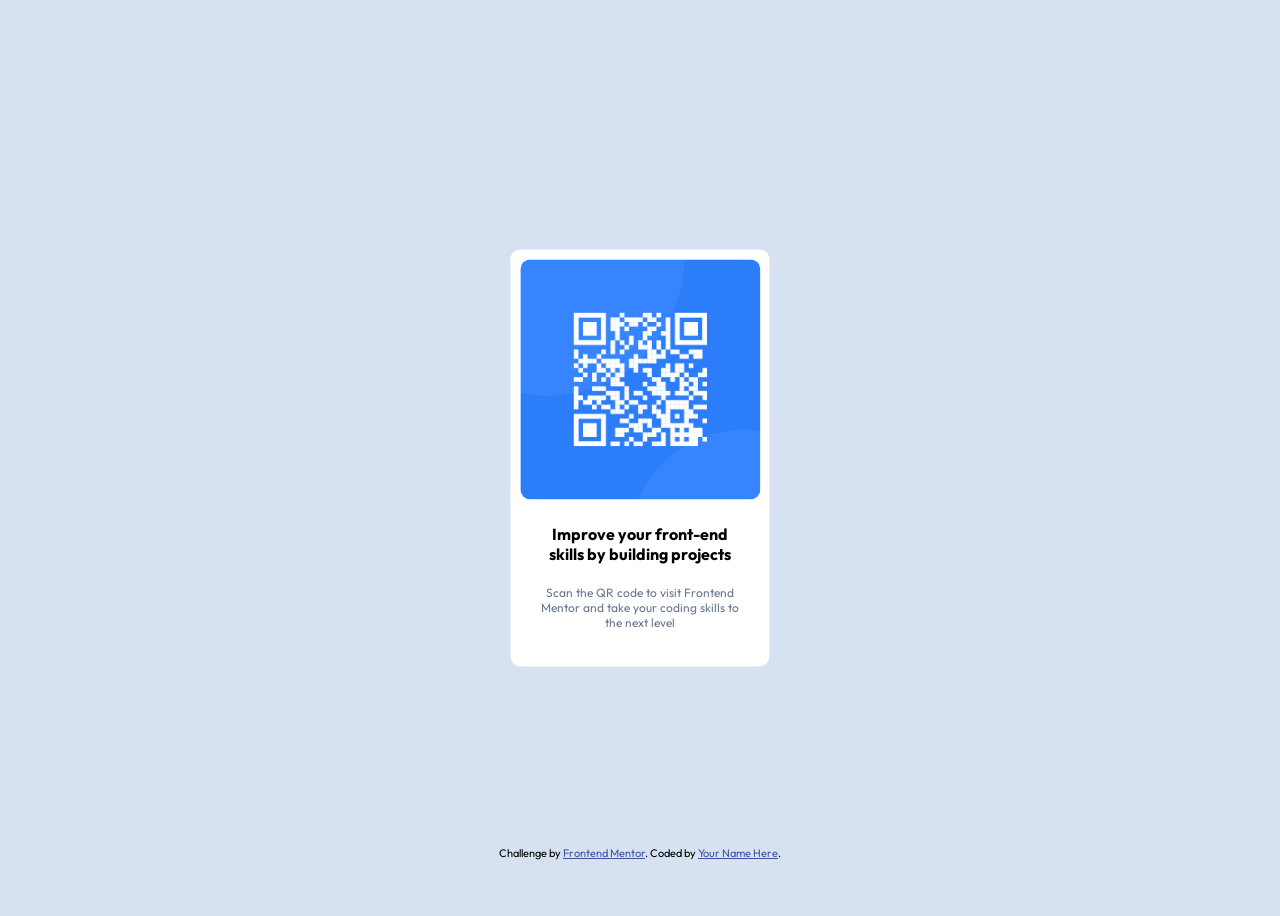
<file: index.html>
<!doctype html>
<html lang="en">
  <head>
    <meta charset="UTF-8" />
    <meta name="viewport" content="width=device-width, initial-scale=1.0" />
    <!-- displays site properly based on user's device -->
    <link rel="preconnect" href="https://fonts.googleapis.com" />
    <link rel="preconnect" href="https://fonts.gstatic.com" crossorigin />
    <link
      href="https://fonts.googleapis.com/css2?family=Nunito:ital,wght@0,200..1000;1,200..1000&family=Outfit:wght@100..900&display=swap"
      rel="stylesheet"
    />
    <link
      rel="icon"
      type="image/png"
      sizes="32x32"
      href="./images/favicon-32x32.png"
    />
    <link rel="stylesheet" href="./style.css" />
    <title>Frontend Mentor | QR code component</title>
  </head>
  <body>
    <div class="container">
      <img src="./images/image-qr-code.png" alt="QR" class="QR_img" />
      <div class="text">
        <h4 class="bold">Improve your front-end skills by building projects</h4>
        <h5 class="light">
          Scan the QR code to visit Frontend Mentor and take your coding skills
          to the next level
        </h5>
      </div>
    </div>
    <footer class="attribution">
      Challenge by
      <a href="https://www.frontendmentor.io?ref=challenge">Frontend Mentor</a>.
      Coded by <a href="#">Your Name Here</a>.
    </footer>
  </body>
</html>
</file>
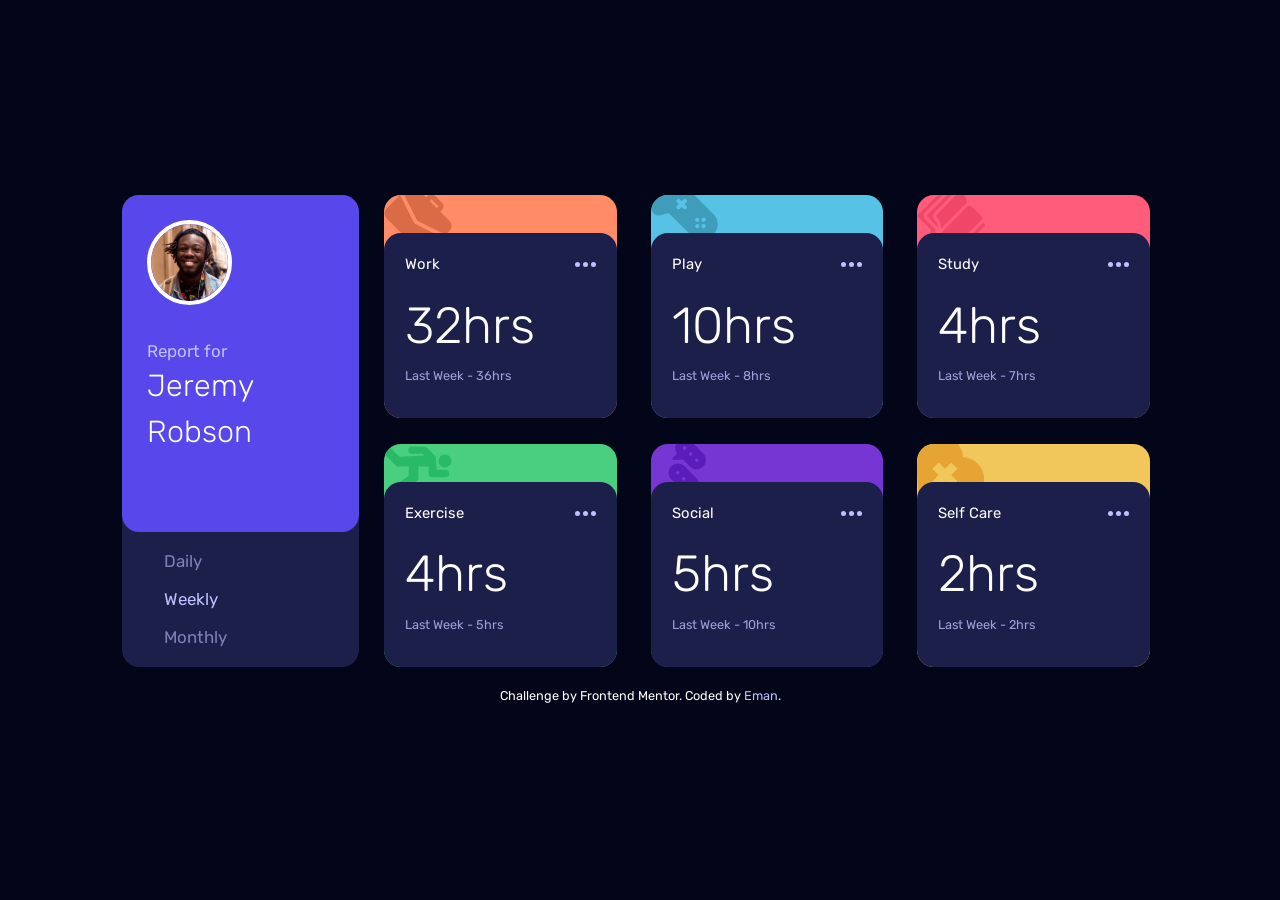
<file: 10/index.html>
<!DOCTYPE html>
<html lang="en" class="text-[clamp(0.7rem,0.658rem+0.5vw,1.125rem)]">

<head>
  <meta charset="UTF-8">
  <meta name="viewport" content="width=device-width, initial-scale=1.0"> <!-- displays site properly based on user's device -->

  <link rel="icon" type="image/png" sizes="32x32" href="./images/favicon-32x32.png">
  <link href="./src/output.css" rel="stylesheet">
  <link rel="preconnect" href="https://fonts.googleapis.com">
  <link rel="preconnect" href="https://fonts.gstatic.com" crossorigin>
  <link href="https://fonts.googleapis.com/css2?family=Rubik:wght@300;400;500&display=swap" rel="stylesheet">
  <title>Frontend Mentor | Time tracking dashboard</title>
  <script defer src="./main.js"></script>
  <!-- Feel free to remove these styles or customise in your own stylesheet 👍 -->
</head>

<body class="min-h-screen bg-slate-950 flex flex-col justify-center items-center gap-5 font-display text-white p-5">
  <div class="flex flex-col md:flex-row  md:w-245 w-full gap-6">
    <main class="bg-Navy-2 rounded-2xl md:w-fit w-full">
      <div class="bg-Purple-primary flex flex-row md:flex-col p-6 md:pr-20 md:pb-18 gap-5 rounded-2xl">
        <img src="./images/image-jeremy.png" alt="jeremy_image" class="rounded-full border-4 border-white h-20 w-20 mb-3">
        <div>
          <h6 class="text-Navy-3"> Report for</h6>
          <h2 class="text-white text-[1.8rem] font-light md:w-30 w-full">Jeremy Robson</h2>
        </div>
      </div>
      <ul class="text-Navy-3/60 px-10 py-4 flex flex-row justify-between md:flex-col gap-3">
        <li><button class="DailyBtn cursor-pointer">Daily</button></li>
        <li><button class="WeeklyBtn text-Navy-3 cursor-pointer">Weekly</button> </li>
        <li><button class="MonthlyBtn cursor-pointer">Monthly</button></li>
      </ul>
    </main>
    <aside class="flex-1 grid md:grid-cols-3 gap-6 sm:grid-cols-2" id="container">
    </aside>
  </div>
  <footer class="text-xs text-center justify-self-end">
    Challenge by <a href="https://www.frontendmentor.io?ref=challenge">Frontend Mentor</a>.
    Coded by <a href="https://github.com/emanalmoughales/frontend-challenges" class="text-Navy-3">Eman</a>.
  </footer>
</body>

</html>
</file>
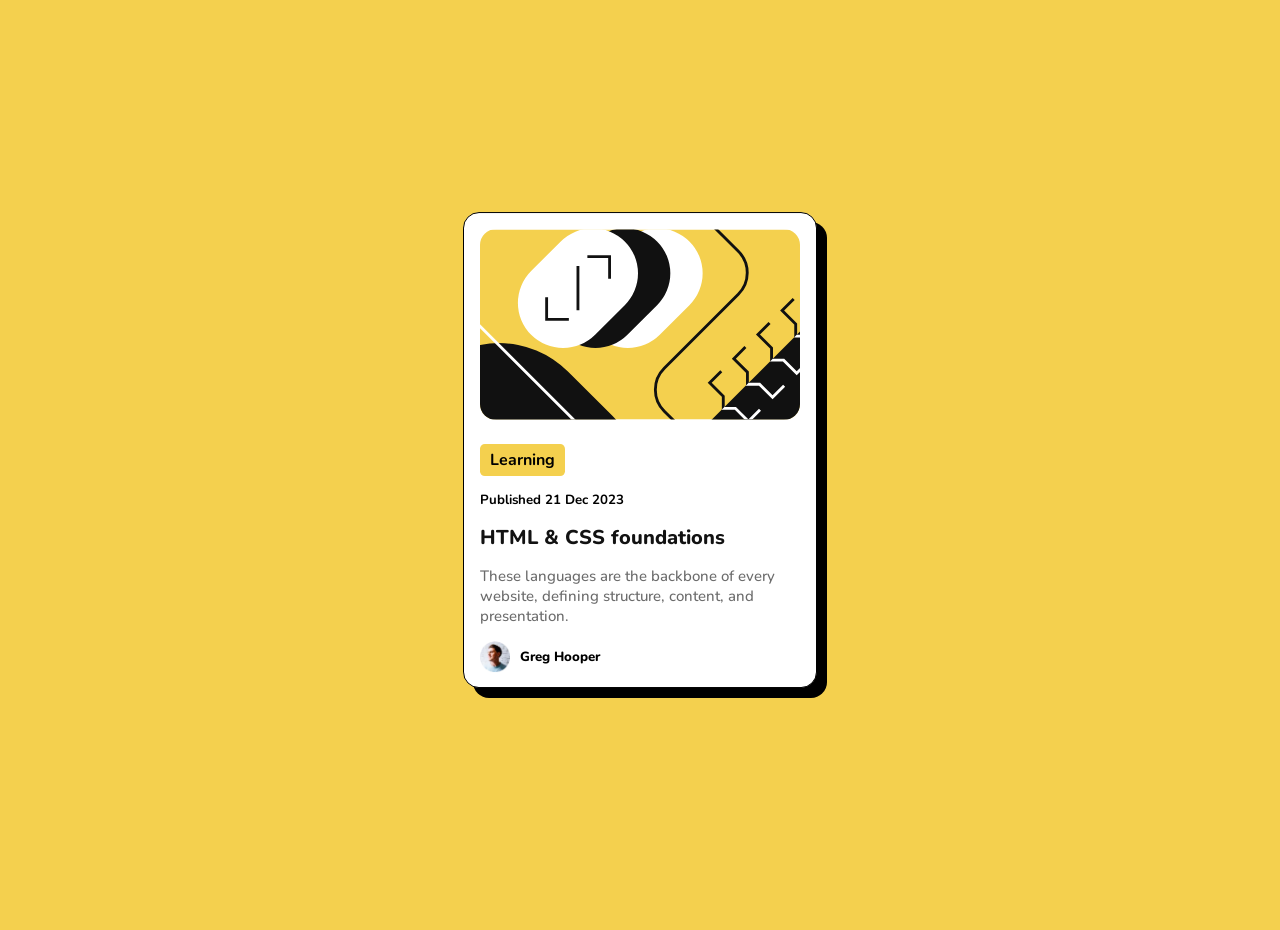
<file: 2/index.html>
<!doctype html>
<html lang="en">
  <head>
    <meta charset="UTF-8" />
    <meta name="viewport" />
    <link
      rel="icon"
      type="image/png"
      sizes="32x32"
      href="./assets/images/favicon-32x32.png"
    />
    <link rel="stylesheet" href="./style.css" />
    <link rel="preconnect" href="https://fonts.googleapis.com" />
    <link rel="preconnect" href="https://fonts.gstatic.com" crossorigin />
    <link
      href="https://fonts.googleapis.com/css2?family=Nunito:ital,wght@0,200..1000;1,200..1000&family=Outfit:wght@100..900&display=swap"
      rel="stylesheet"
    />

    <title>Frontend Mentor | Blog preview card</title>
  </head>
  <body>
    <div class="card">
      <img
        src="./assets/images/illustration-article.svg"
        alt="card_img"
        class="card_img"
      />
      <div class="card_body">
        <div class="card_type">Learning</div>
        <h5>Published 21 Dec 2023</h5>
        <h3 class="card_title">HTML & CSS foundations</h3>
        <h5 class="card_content">
          These languages are the backbone of every website, defining structure,
          content, and presentation.
        </h5>
        <div class="card_avatar">
          <img
            src="./assets/images/image-avatar.webp"
            alt="avatar"
            class="avatar_img"
          />
          <h5 class="avatar_name">Greg Hooper</h5>
        </div>
      </div>
    </div>

    <footer class="attribution">
      Challenge by
      <a href="https://www.frontendmentor.io?ref=challenge">Frontend Mentor</a>.
      Coded by <a href="#">Your Name Here</a>.
    </footer>
  </body>
</html>
</file>
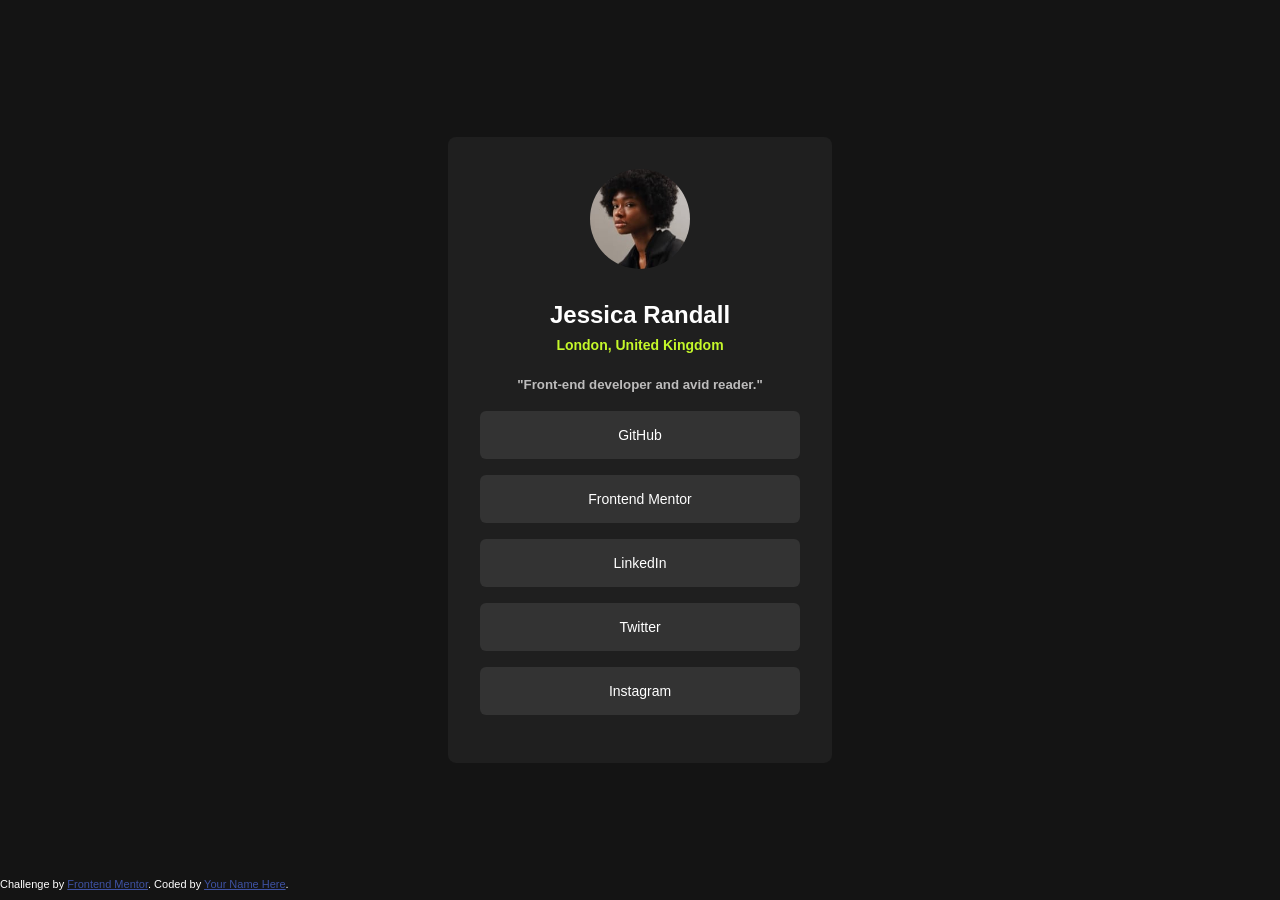
<file: 3/index.html>
<!doctype html>
<html lang="en">
  <head>
    <meta charset="UTF-8" />
    <meta name="viewport" content="width=device-width, initial-scale=1.0" />
    <link
      rel="icon"
      type="image/png"
      sizes="32x32"
      href="./assets/images/favicon-32x32.png"
    />
    <link rel="stylesheet" href="./style.css" />
    <link rel="preconnect" href="https://fonts.googleapis.com" />
    <link rel="preconnect" href="https://fonts.gstatic.com" crossorigin />
    <link
      href="https://fonts.googleapis.com/css2?family=Nunito:ital,wght@0,200..1000;1,200..1000&family=Outfit:wght@100..900&display=swap"
      rel="stylesheet"
    />
    <title>Frontend Mentor | Social links profile</title>
  </head>
  <body>
    <div class="container">
      <head class="container_head">
        <img src="./assets/images/avatar-jessica.jpeg" alt="" class="image" />
        <h3 class="name">Jessica Randall</h3>
        <h4 class="location">London, United Kingdom</h4>
      </head>
      <main>
        <h5 class="job">"Front-end developer and avid reader."</h5>
      </main>
      <footer class="container_footer">
        <button>GitHub</button>
        <button>Frontend Mentor</button>
        <button>LinkedIn</button>
        <button>Twitter</button>
        <button>Instagram</button>
      </footer>
    </div>
    <footer class="attribution">
      Challenge by
      <a href="https://www.frontendmentor.io?ref=challenge">Frontend Mentor</a>.
      Coded by <a href="#">Your Name Here</a>.
    </footer>
  </body>
</html>
</file>
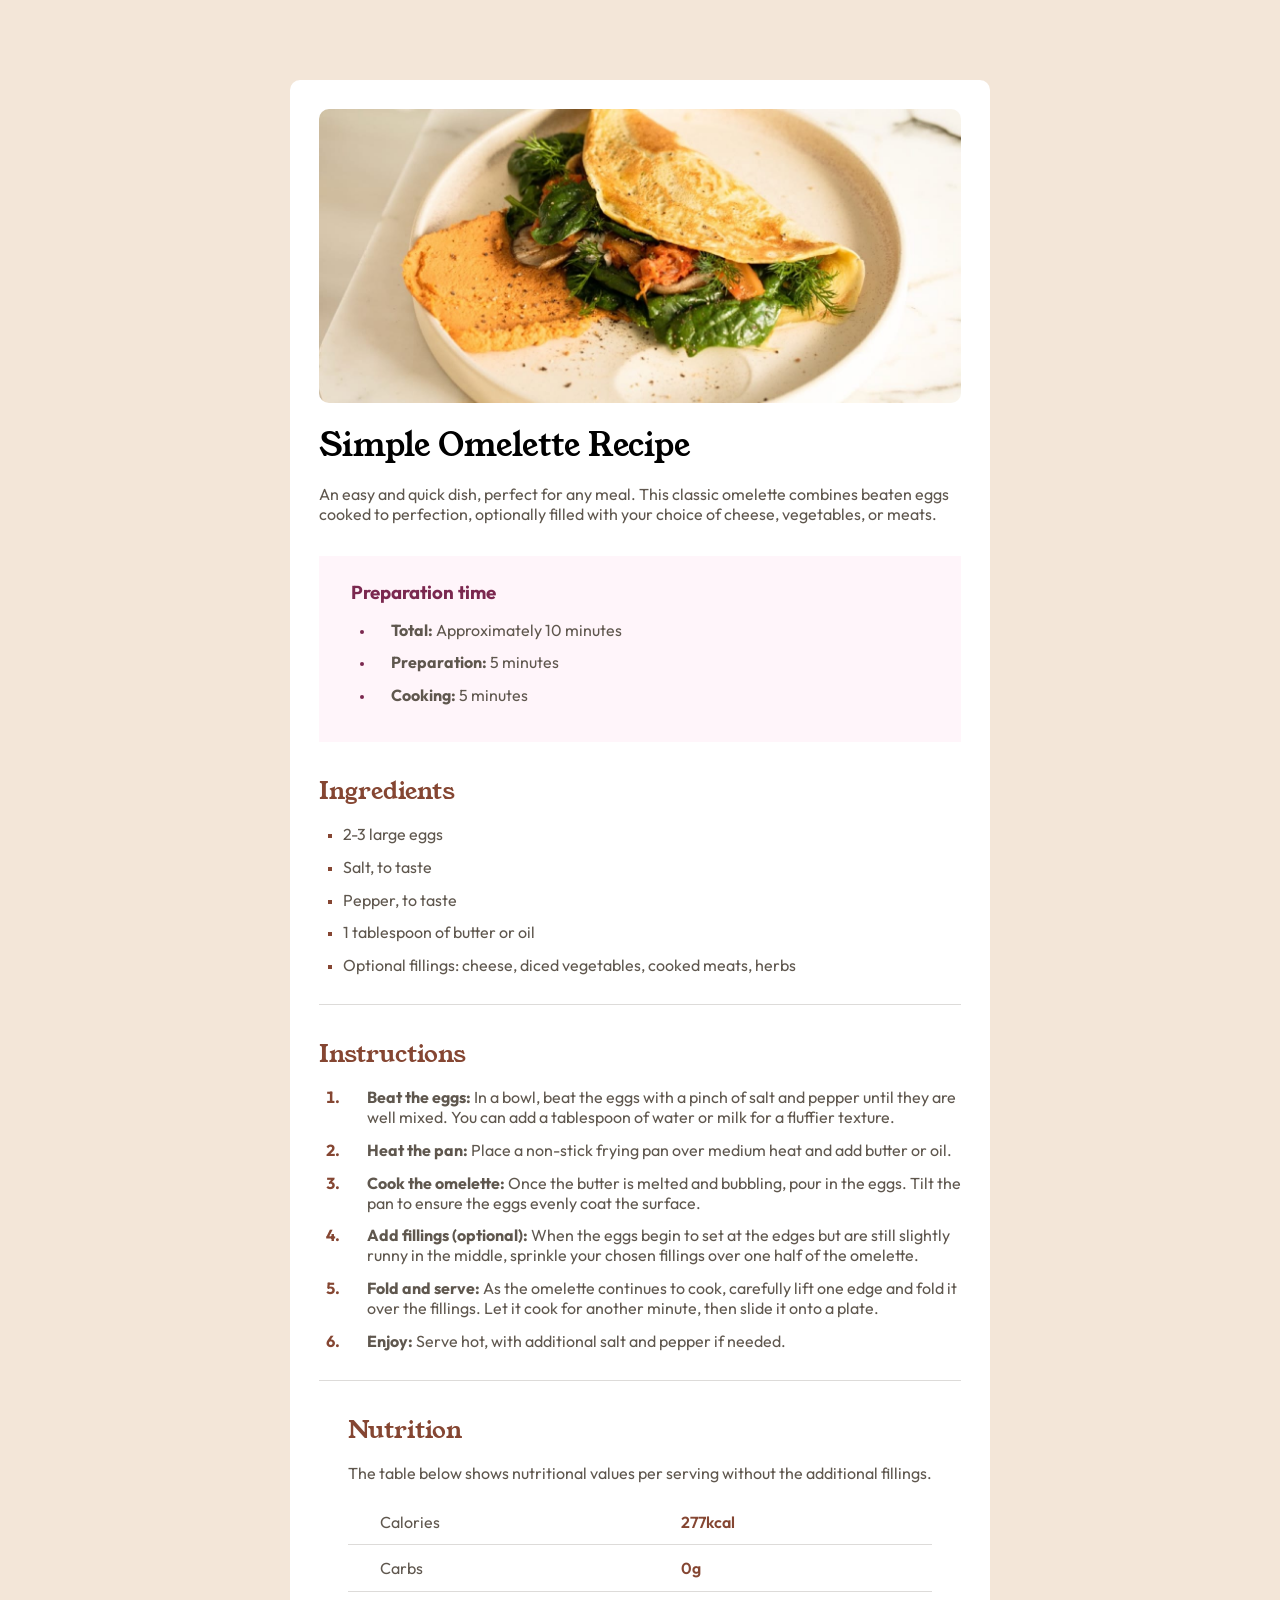
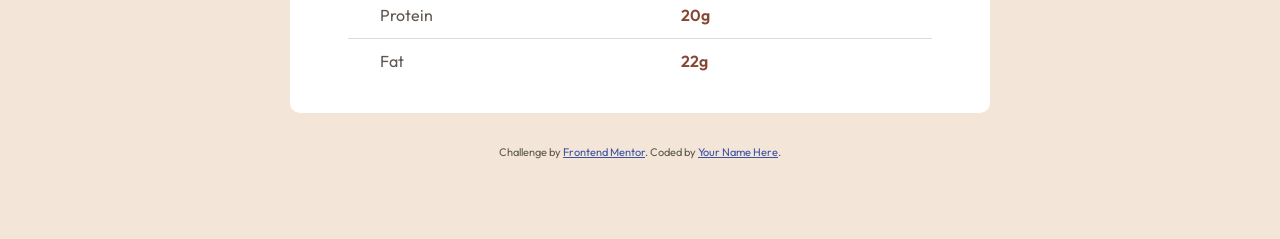
<file: 4/index.html>
<!doctype html>
<html lang="en">
  <head>
    <meta charset="UTF-8" />
    <meta name="viewport" content="width=device-width, initial-scale=1.0" />
    <link
      rel="icon"
      type="image/png"
      sizes="32x32"
      href="./assets/images/favicon-32x32.png"
    />
    <link rel="stylesheet" href="./style.css" />
    <link rel="preconnect" href="https://fonts.googleapis.com" />
    <link rel="preconnect" href="https://fonts.gstatic.com" crossorigin />
    <link
      href="https://fonts.googleapis.com/css2?family=Inter:ital,opsz,wght@0,14..32,100..900;1,14..32,100..900&family=Nunito:ital,wght@0,200..1000;1,200..1000&family=Outfit:wght@100..900&family=Young+Serif&display=swap"
      rel="stylesheet"
    />
    <title>Frontend Mentor | Recipe page</title>
  </head>
  <body>
    <div class="container">
      <header>
        <img
          src="./assets/images/image-omelette.jpeg"
          alt="image"
          class="image"
        />
        <h1 class="title">Simple Omelette Recipe</h1>
        <p class="details">
          An easy and quick dish, perfect for any meal. This classic omelette
          combines beaten eggs cooked to perfection, optionally filled with your
          choice of cheese, vegetables, or meats.
        </p>
        <div class="preparation_container">
          <h3 class="preparation_title">Preparation time</h3>
          <ul class="preparation_list">
            <li><span>Total: </span>Approximately 10 minutes</li>
            <li><span>Preparation: </span>5 minutes</li>
            <li><span>Cooking: </span>5 minutes</li>
          </ul>
        </div>
      </header>
      <main>
        <div class="Ingredients_container">
          <h2 class="Ingredients_title">Ingredients</h2>
          <ul class="Ingredients_list">
            <li>2-3 large eggs</li>
            <li>Salt, to taste</li>
            <li>Pepper, to taste</li>
            <li>1 tablespoon of butter or oil</li>
            <li>
              Optional fillings: cheese, diced vegetables, cooked meats, herbs
            </li>
          </ul>
        </div>
        <div class="Instructions_container">
          <h2 class="Instructions_title">Instructions</h2>
          <ol class="Instructions_list">
            <li>
              <span>Beat the eggs: </span>In a bowl, beat the eggs with a pinch
              of salt and pepper until they are well mixed. You can add a
              tablespoon of water or milk for a fluffier texture.
            </li>
            <li>
              <span>Heat the pan: </span> Place a non-stick frying pan over
              medium heat and add butter or oil.
            </li>
            <li>
              <span>Cook the omelette: </span> Once the butter is melted and
              bubbling, pour in the eggs. Tilt the pan to ensure the eggs evenly
              coat the surface.
            </li>
            <li>
              <span> Add fillings (optional): </span>When the eggs begin to set
              at the edges but are still slightly runny in the middle, sprinkle
              your chosen fillings over one half of the omelette.
            </li>
            <li>
              <span>Fold and serve: </span>As the omelette continues to cook,
              carefully lift one edge and fold it over the fillings. Let it cook
              for another minute, then slide it onto a plate.
            </li>
            <li>
              <span>Enjoy: </span>Serve hot, with additional salt and pepper if
              needed.
            </li>
          </ol>
        </div>
      </main>
      <footer>
        <h2 class="footer_title">Nutrition</h2>
        <p>
          The table below shows nutritional values per serving without the
          additional fillings.
        </p>
        <table>
          <tr>
            <td>Calories</td>
            <td class="value">277kcal</td>
          </tr>
          <tr>
            <td>Carbs</td>
            <td class="value">0g</td>
          </tr>
          <tr>
            <td>Protein</td>
            <td class="value">20g</td>
          </tr>
          <tr>
            <td>Fat</td>
            <td class="value">22g</td>
          </tr>
        </table>
      </footer>
    </div>
    <footer class="attribution">
      Challenge by
      <a href="https://www.frontendmentor.io?ref=challenge">Frontend Mentor</a>.
      Coded by <a href="#">Your Name Here</a>.
    </footer>
  </body>
</html>
</file>
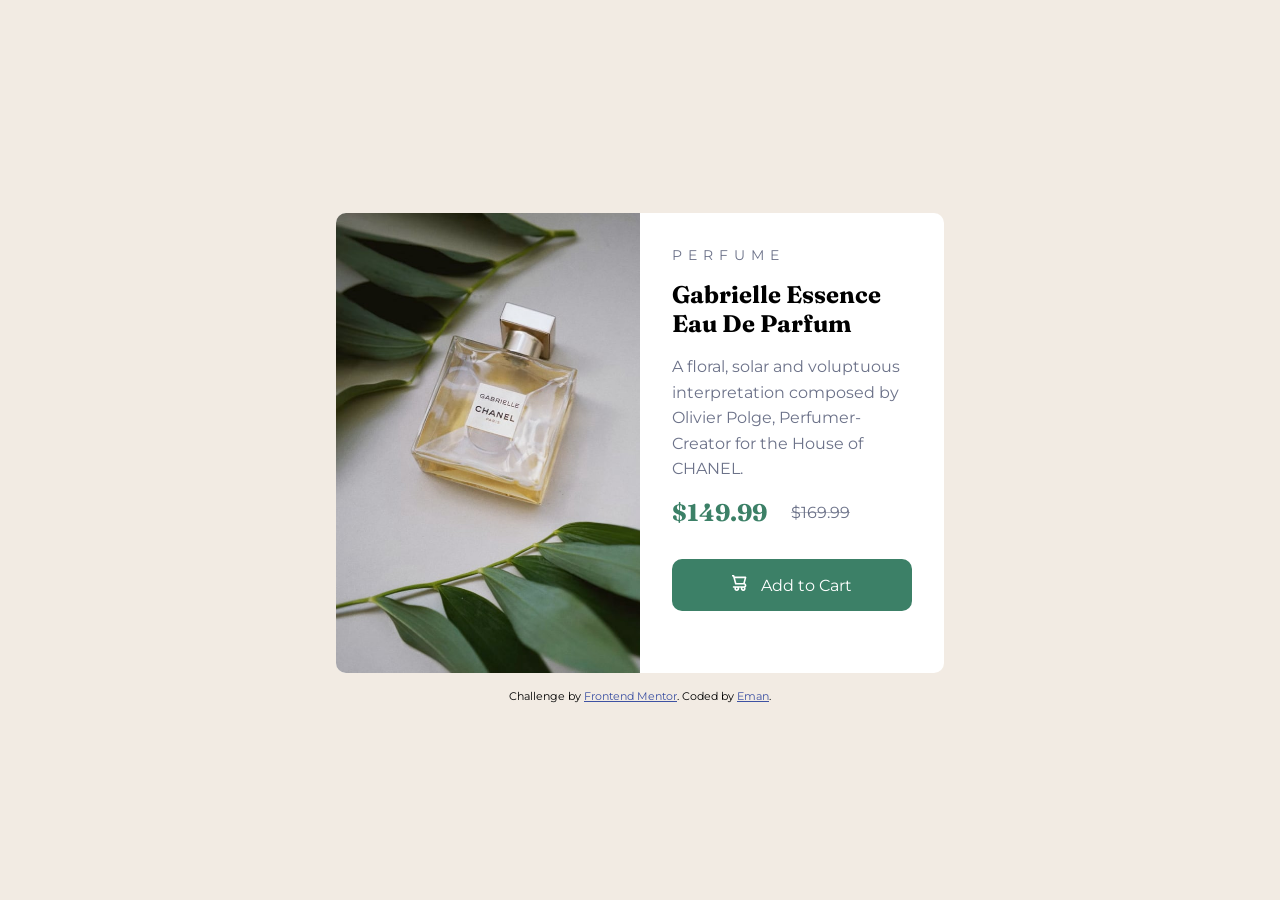
<file: 5/index.html>
<!doctype html>
<html lang="en">

<head>
  <meta charset="UTF-8" />
  <meta name="viewport" content="width=device-width, initial-scale=1.0" />
  <link rel="icon" type="image/png" sizes="32x32" href="./images/favicon-32x32.png" />
  <link rel="stylesheet" href="./style.css" />
  <link rel="preconnect" href="https://fonts.googleapis.com">
  <link rel="preconnect" href="https://fonts.gstatic.com" crossorigin>
  <link href="https://fonts.googleapis.com/css2?family=Montserrat:wght@500;700&family=Fraunces:wght@700&display=swap" rel="stylesheet">
  <title>Frontend Mentor | Product preview card component</title>
</head>

<body>
  <div class="container">
    <div class="content">

      <picture>
        <source srcset="./images/image-product-desktop.jpg" media="(min-width: 90em) " />
        <source srcset="./images/image-product-mobile.jpg" media="(max-width: 23.4375em) " />
        <img src="./images/image-product-desktop.jpg" alt="" class="side_image" />
      </picture>

      <aside class="details">
        <header>
          <span class="product_type">Perfume</span>
          <h1 class="perfume_name">Gabrielle Essence Eau De Parfum</h1>
        </header>
        <main>
          <p class="description">
            A floral, solar and voluptuous interpretation composed by Olivier
            Polge, Perfumer-Creator for the House of CHANEL.
          </p>
        </main>
        <footer>
          <div class="price">
            <h1 class="after">$149.99</h1>
            <span class="before">$169.99</span>
          </div>

          <button type="submit" class="cart_button">
            <img src="./images/icon-cart.svg" alt="" class="cart_icon" />
            Add to Cart
          </button>
        </footer>
      </aside>
    </div>
  </div>

  <footer class="attribution">
    Challenge by
    <a href="https://www.frontendmentor.io?ref=challenge">Frontend Mentor</a>.
    Coded by <a href="https://github.com/emanalmoughales/frontend-challenges">Eman</a>.
  </footer>
</body>

</html>
</file>
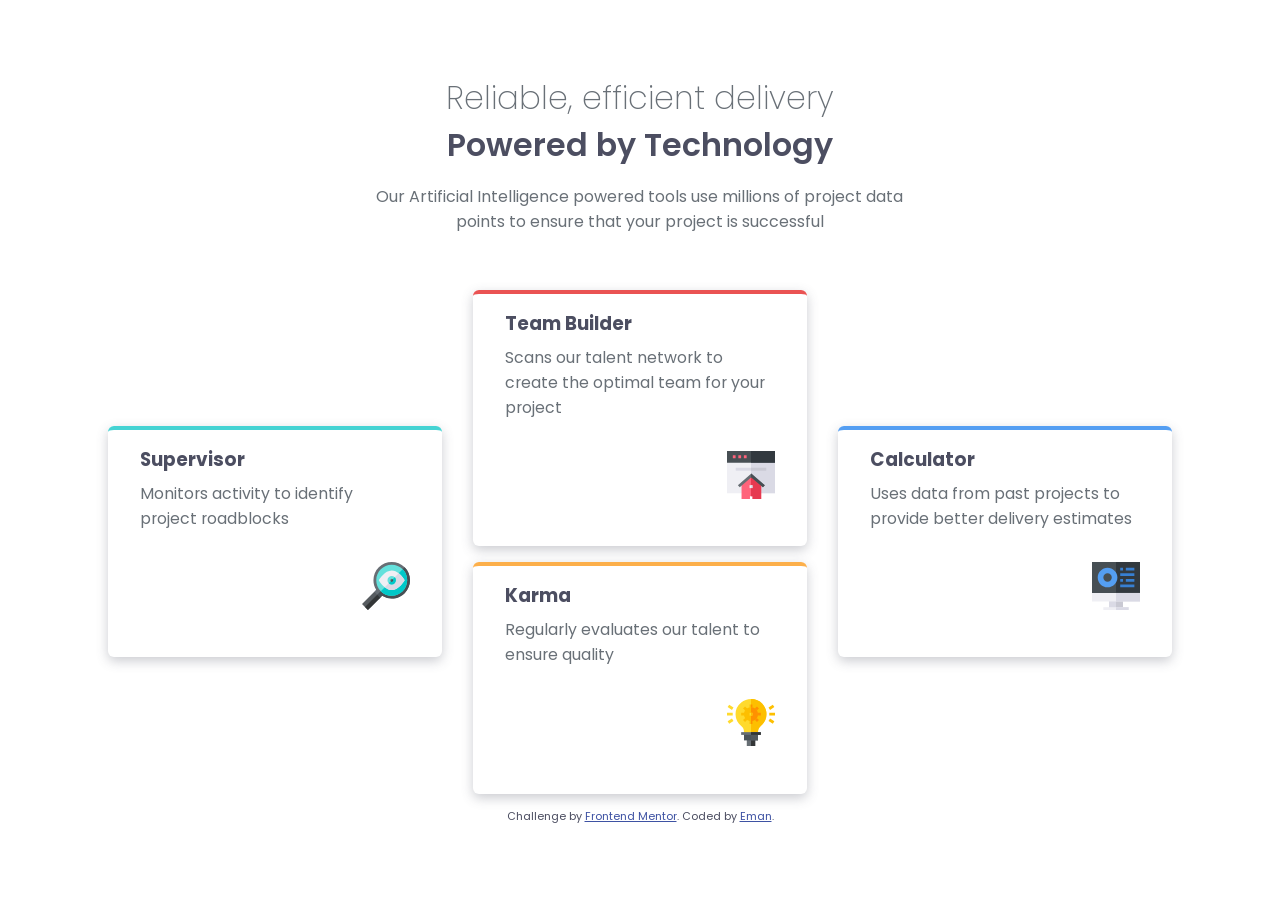
<file: 6/index.html>
<!doctype html>
<html lang="en">

<head>
  <meta charset="UTF-8" />
  <meta name="viewport" content="width=device-width, initial-scale=1.0" />
  <link rel="icon" type="image/png" sizes="32x32" href="./images/favicon-32x32.png" />
  <link rel="stylesheet" href="./style.css" />
  <link href="https://fonts.googleapis.com/css2?family=Poppins:wght@200;400;600&display=swap" rel="stylesheet">
  <title>Frontend Mentor | Four card feature section</title>
</head>

<body>
  <header class="body_header">
    <h1 class="light_title">Reliable, efficient delivery</h1>
    <h1 class="bold_title">Powered by Technology</h1>
    <p class="details">Our Artificial Intelligence powered tools use millions of project data points to ensure that your project is successful</p>
  </header>
  <main class="features_container">
    <div id="Supervisor_container" class="container">
      <h3 class="title">Supervisor</h3>
      <p class="content">Monitors activity to identify project roadblocks</p>
      <img src="./images/icon-supervisor.svg" alt="supervisor" class="icon">
    </div>
    <div class="middle_container">
      <div id="builder_container" class="container">
        <h3 class="title">Team Builder</h3>
        <p class="content">Scans our talent network to create the optimal team for your project</p>
        <img src="./images/icon-team-builder.svg" alt="team-builder" class="icon">
      </div>
      <div id="karma_container" class="container">
        <h3 class="title">Karma</h3>
        <p class="content">Regularly evaluates our talent to ensure quality</p>
        <img src="./images/icon-karma.svg" alt="karma" class="icon">
      </div>
    </div>
    <div id="calculator_container" class="container">
      <h3 class="title">Calculator</h3>
      <p class="content"> Uses data from past projects to provide better delivery estimates</p>
      <img src="./images/icon-calculator.svg" alt="calculator" class="icon">
    </div>
  </main>
  <footer class="attribution">
    Challenge by
    <a href="https://www.frontendmentor.io?ref=challenge">Frontend Mentor</a>.
    Coded by
    <a href="https://github.com/emanalmoughales/frontend-challenges">Eman</a>.
  </footer>
</body>

</html>
</file>
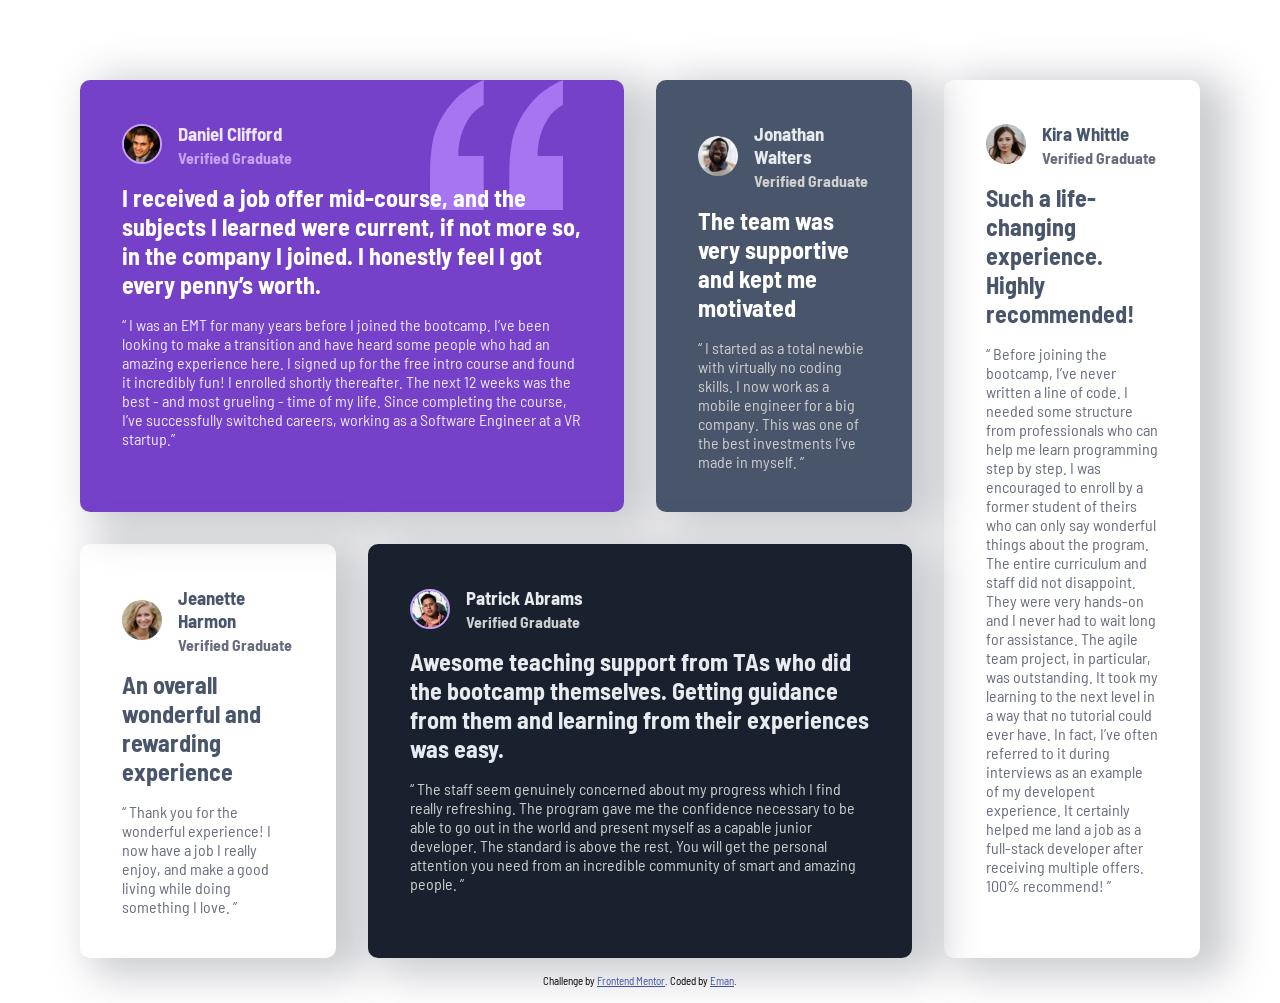
<file: 7/index.html>
<!doctype html>
<html lang="en">

<head>
  <meta charset="UTF-8" />
  <meta name="viewport" content="width=device-width, initial-scale=1.0" />
  <link rel="icon" type="image/png" sizes="32x32" href="./images/favicon-32x32.png" />
  <link rel="stylesheet" href="./style.css" />
  <link href="https://fonts.googleapis.com/css2?family=Barlow+Semi+Condensed:wght@500;600&display=swap" rel="stylesheet">
  <title>Frontend Mentor | testimonials-grid-section-main</title>
</head>

<body>
  <main class="grid_container">
    <div class="Purple">
      <header>
        <img src="./images/image-daniel.jpg" alt="image-daniel" class="Purple_border" />
        <div>
          <h3>Daniel Clifford</h3>
          <h4>Verified Graduate</h4>
        </div>
      </header>
      <h2>I received a job offer mid-course, and the subjects I learned were current, if not more so, in the company I joined. I
        honestly feel I got every penny’s worth.</h2>
      <p class="light">“ I was an EMT for many years before I joined the bootcamp. I’ve been looking to make a transition and
        have heard some people who had an amazing experience here. I signed up for
        the free intro course and found it incredibly fun! I enrolled shortly
        thereafter. The next 12 weeks was the best - and most grueling - time of my
        life. Since completing the course, I’ve successfully switched careers,
        working as a Software Engineer at a VR startup.”</p>
    </div>
    <div class="gray">
      <header>
        <img src="./images/image-jonathan.jpg" alt="image-jonathan" />
        <div>
          <h3>Jonathan Walters</h3>
          <h4>Verified Graduate</h4>
        </div>
      </header>
      <h2>The team was very supportive and kept me motivated</h2>
      <p class="light">“ I started as a total newbie with virtually no coding skills.
        I now work as a mobile engineer for a big company. This was one of the best investments I’ve made in myself. ”</p>
    </div>
    <div class="short_white white">
      <header>
        <img src="./images/image-jeanette.jpg" alt="image-jeanette" />
        <div>
          <h3> Jeanette Harmon</h3>
          <h4>Verified Graduate</h4>
        </div>
      </header>
      <h2>An overall wonderful and
        rewarding experience</h2>
      <p>“ Thank you for the wonderful experience! I now have a
        job I really enjoy, and make a good living while doing something I love. ”</p>
    </div>
    <div class="black">
      <header>
        <img src="./images/image-patrick.jpg" alt="image-patrick" class="Purple_border" />
        <div>
          <h3>Patrick Abrams</h3>
          <h4>Verified Graduate</h4>
        </div>
      </header>
      <h2>Awesome teaching support from TAs who did
        the bootcamp themselves. Getting guidance from them and learning from their
        experiences was easy.</h2>
      <p class="light">“ The staff seem genuinely concerned about my progress
        which I find really refreshing. The program gave me the confidence necessary
        to be able to go out in the world and present myself as a capable junior
        developer. The standard is above the rest. You will get the personal
        attention you need from an incredible community of smart and amazing people.
        ”</p>
    </div>
    <div class="long_white white">
      <header>
        <img src="./images/image-kira.jpg" alt="image-kira" />
        <div>
          <h3>Kira Whittle</h3>
          <h4>Verified Graduate</h4>
        </div>
      </header>
      <h2>Such a life-changing experience. Highly
        recommended!</h2>
      <p>“ Before joining the bootcamp, I’ve never written a line of
        code. I needed some structure from professionals who can help me learn
        programming step by step. I was encouraged to enroll by a former student of
        theirs who can only say wonderful things about the program. The entire
        curriculum and staff did not disappoint. They were very hands-on and I never
        had to wait long for assistance. The agile team project, in particular, was
        outstanding. It took my learning to the next level in a way that no tutorial
        could ever have. In fact, I’ve often referred to it during interviews as an
        example of my developent experience. It certainly helped me land a job as a
        full-stack developer after receiving multiple offers. 100% recommend! ”</p>
    </div>
  </main>

  <footer class="attribution">
    Challenge by
    <a href="https://www.frontendmentor.io?ref=challenge">Frontend Mentor</a>.
    Coded by <a href="https://github.com/emanalmoughales/frontend-challenges">Eman</a>.
  </footer>
</body>

</html>
</file>
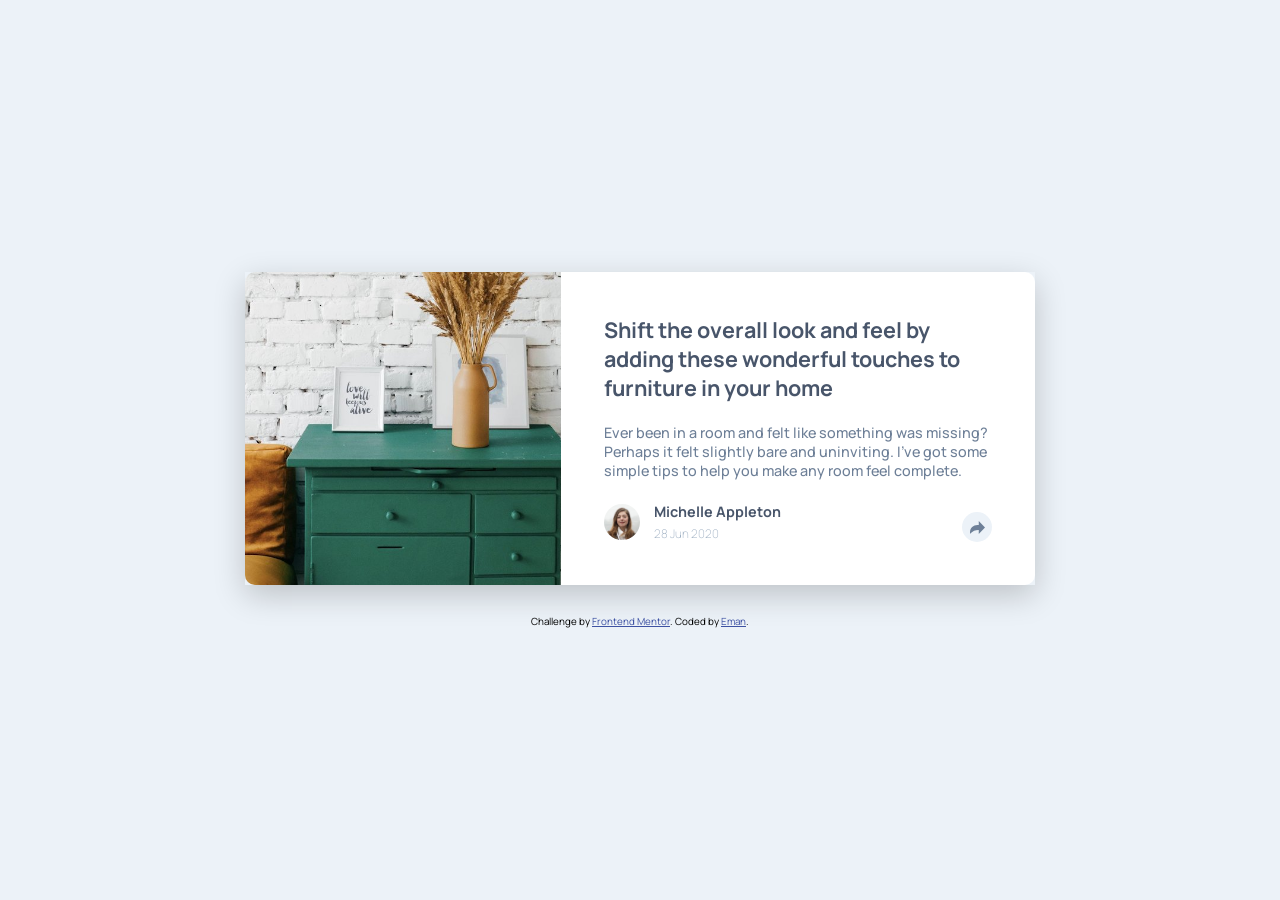
<file: 8/index.html>
<!DOCTYPE html>
<html lang="en">

<head>
  <meta charset="UTF-8">
  <meta name="viewport" content="width=device-width, initial-scale=1.0">
  <link rel="icon" type="image/png" sizes="32x32" href="./images/favicon-32x32.png">
  <link rel="stylesheet" href="./style.css" />
  <link rel="preconnect" href="https://fonts.googleapis.com">
  <link rel="preconnect" href="https://fonts.gstatic.com" crossorigin>

  <link href="https://fonts.googleapis.com/css2?family=Manrope:wght@500;700&display=swap" rel="stylesheet">
  <script defer src="./main.js"></script>
  <title>Frontend Mentor | Article preview component</title>
</head>

<body>
  <div class="container">
    <div class="left_side">
      <img src="./images/drawers.jpg" alt="drawers" />
    </div>

    <aside class="right_side">
      <h2 class="title">Shift the overall look and feel by adding these wonderful touches to furniture in your home</h2>
      <h3 class="details"> Ever been in a room and felt like something was missing? Perhaps it felt slightly bare and uninviting. I’ve got some simple tips to help you make any room feel complete.</h3>

      <div class="info_box">
        <div class="user_info">
          <img src="./images/avatar-michelle.jpg" alt="avatar" class="avatar_image" />
          <div class="user_details">
            <h4 class="name"> Michelle Appleton</h4>
            <h5 class="date">28 Jun 2020 </h5>
          </div>
        </div>

        <div class="share_icon_box">
          <div class="share_icon_border">
            <svg xmlns="http://www.w3.org/2000/svg" width="15" height="13">
              <path d="M15 6.495L8.766.014V3.88H7.441C3.33 3.88 0 7.039 0 10.936v2.049l.589-.612C2.59 10.294 5.422 9.11 8.39 9.11h.375v3.867L15 6.495z" class="share_icon" />
            </svg>
          </div>

          <div id="share_box">
            <span>Share</span>
            <a href="https://www.facebook.com/"><img src="./images/icon-facebook.svg" alt="facebook" /></a>
            <a href="https://x.com/"><img src="./images/icon-twitter.svg" alt="twitter" /></a>
            <a href="https://www.pinterest.com/"><img src="./images/icon-pinterest.svg" alt="pinterest" /></a>
          </div>

        </div>
      </div>
    </aside>
  </div>

  <footer class="attribution">
    Challenge by <a href="https://www.frontendmentor.io?ref=challenge">Frontend Mentor</a>.
    Coded by <a href="https://github.com/emanalmoughales/frontend-challenges">Eman</a>.
  </footer>

</body>

</html>
</file>
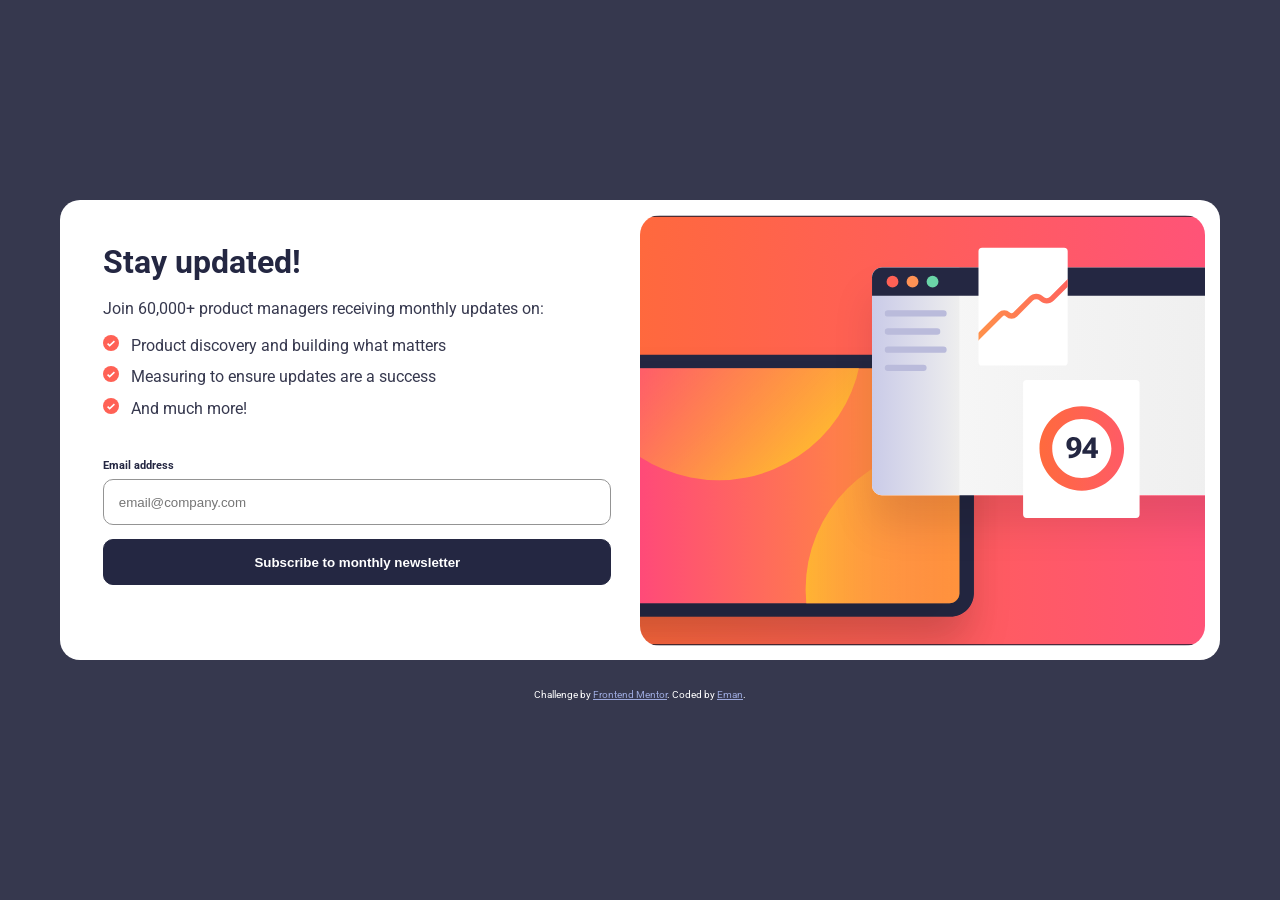
<file: 9/index.html>
<!doctype html>
<html lang="en">
  <head>
    <meta charset="UTF-8" />
    <meta name="viewport" content="width=device-width, initial-scale=1.0" />
    <link
      rel="icon"
      type="image/png"
      sizes="32x32"
      href="./assets/images/favicon-32x32.png"
    />
    <link rel="preconnect" href="https://fonts.googleapis.com" />
    <link rel="preconnect" href="https://fonts.gstatic.com" crossorigin />

    <link
      href="https://fonts.googleapis.com/css2?family=Roboto:wght@100;300;400;500;700;900&display=swap"
      rel="stylesheet"
    />
    <link rel="stylesheet" href="./style.css" />
    <script defer src="./main.js"></script>

    <title>
      Frontend Mentor | Newsletter sign-up form with success message
    </title>
  </head>

  <body>
    <div class="container">
      <main class="right_side">
        <header class="sign_up_card">
          <h1 class="title">Stay updated!</h1>
          <p class="details">
            Join 60,000+ product managers receiving monthly updates on:
          </p>
          <ul class="list">
            <li class="list_items">
              Product discovery and building what matters
            </li>
            <li class="list_items">
              Measuring to ensure updates are a success
            </li>
            <li class="list_items">And much more!</li>
          </ul>
        </header>
        <form novalidate class="email_form" id="form">
          <label for="email" class="email_lable">Email address</label>
          <input
            name="email"
            type="email"
            placeholder="email@company.com"
            class="email_input"
          />
          <button type="submit" class="submit_button">
            Subscribe to monthly newsletter
          </button>
        </form>
      </main>
      <aside class="left_side">
        <picture>
          <source
            srcset="./assets/images/illustration-sign-up-desktop.svg"
            media="(min-width: 90em )"
          />
          <source
            srcset="./assets/images/illustration-sign-up-mobile.svg"
            media="(max-width: 37.5em )"
          />
          <source
            srcset="./assets/images/illustration-sign-up-tablet.svg"
            media="(max-width: 23.4375em )"
          />
          <img
            src="./assets/images/illustration-sign-up-tablet.svg"
            alt="sign_up_img"
            class="card_img"
          />
        </picture>
      </aside>
    </div>
    <!--  -->
    <div class="success_message">
      <div class="message_container">
        <img src="./assets/images/icon-success.svg" alt="" class="icon" />
        <h1 class="message_title">Thanks for subscribing!</h1>
        <p class="message">
          A confirmation email has been sent to
          <span class="userEmail"></span> Please open it and click the button
          inside to confirm your subscription.
        </p>
      </div>

      <button class="Dismiss_button">Dismiss message</button>
    </div>
    <footer class="attribution">
      Challenge by
      <a href="https://www.frontendmentor.io?ref=challenge">Frontend Mentor</a>.
      Coded by
      <a href="https://github.com/emanalmoughales/frontend-challenges">Eman</a>.
    </footer>
  </body>
</html>
</file>
<file: style.css>
body {
    background-color: hsl(212, 45%, 89%);
    font-family: "Outfit", sans-serif;
    position: relative;
    display: grid;
    place-items: center;
    height: 100vh;
}

.container {
    background-color: white;
    width: 15rem;
    height: min-content;
    padding: 0.6rem 0.6rem 1rem 0.6rem;
    border-radius: 10px;
    position: absolute;
    top: 50%;
    left: 50%;
    transform: translate(-50%, -50%);
}

.QR_img {
    width: 100%;
    border-radius: 10px;
}

.text {
    padding: 0 1rem;
    text-align: center;
}

.bold {
    font-weight: 700;
}

.light {
    font-weight: 400;
    font-size: 12px;
    color: hsl(216, 15%, 48%);
}

.attribution {
    font-size: 0.6875rem;
    text-align: center;
    position: absolute;
    bottom: 3rem;
}

.attribution a {
    color: hsl(228, 45%, 44%);
}
</file>
<file: 2/style.css>
* {
    padding: 0;
    margin: 0;
    margin-bottom: 15px;
    font-family: "Nunito", sans-serif;
}

body {
    position: relative;
    background-color: hsl(47, 88%, 63%);
    height: 100vh;
    place-items: center;
    display: grid;
}

.card {
    background-color: hsl(0, 0%, 100%);
    position: absolute;
    top: 50%;
    left: 50%;
    transform: translate(-50%, -50%);
    display: flex;
    flex-direction: column;
    padding: 1rem;
    padding-bottom: 0;
    border-radius: 1rem;
    border: 1px solid black;
    box-shadow: 10px 10px;
    width: 20rem;
}

.card_img {
    border-radius: 1rem;
    margin-bottom: 1.5rem;
}

.card_body {
    width: fit-content;
}

.card_type {
    background-color: hsl(47, 88%, 63%);
    width: fit-content;
    padding: 5px 10px;
    border-radius: 0.3rem;
    font-weight: bold;
}

.card_title {
    font-weight: 800;
    font-size: 20px;
    color: hsl(0, 0%, 7%);
}

.card_title:hover {
    color: hsl(47, 88%, 63%);
    cursor: pointer;
    transition: all .1s;
}

.card_content {
    padding: 0 1rem 0 0;
    color: hsl(0, 0%, 42%);
    font-size: 15px;
    font-weight: 500;
    margin-bottom: 15px;
}

.card_avatar {
    display: flex;
    align-items: center;
    gap: 10px;
    margin-bottom: 0;
}

.avatar_img {
    width: 30px;
    margin-bottom: 0;
}

.avatar_name {
    font-weight: 800;
    margin-bottom: 0;
}

.attribution {
    font-size: 0.6875rem;
    text-align: center;
}

.attribution a {
    color: hsl(228, 45%, 44%);
}
</file>
<file: 3/style.css>
/* - Green: hsl(75, 94%, 57%)

- White: hsl(0, 0%, 100%)

- Grey 700: hsl(0, 0%, 20%)
- Grey 800: hsl(0, 0%, 12%)
- Grey 900: hsl(0, 0%, 8%) */
* {
    padding: 0;
    margin: 0;
    box-sizing: border-box;
}

body {
    background-color: hsl(0, 0%, 8%);
    height: 100vh;
    position: relative;
    place-items: center;
    font-family: "Inter", sans-serif;
    color: hsl(0, 0%, 100%);
}

.container {
    background-color: hsl(0, 0%, 12%);
    position: absolute;
    top: 50%;
    left: 50%;
    transform: translate(-50%, -50%);
    display: flex;
    flex-direction: column;
    align-items: center;
    padding: 2rem;
    border-radius: 8px;
}

.image {
    border-radius: 50%;
    width: 100px;
    height: 100px;
    margin-bottom: 2rem;
}

.name {
    color: white;
    margin-bottom: 0.5rem;
    font-size: 24px;
}

.location {
    color: hsl(75, 94%, 57%);
    font-size: 14px;
    margin-bottom: 1.5rem;
}

.job {
    color: hsl(0, 1%, 74%);
    margin-bottom: 1.2rem;
}

.container_footer {
    display: flex;
    flex-direction: column;
    width: 20rem;
}

.container_footer>* {
    margin-bottom: 1rem;
    font-size: 14px;
    color: white;
    background-color: hsl(0, 0%, 20%);
    border: none;
    padding: 1rem;
    border-radius: 6px;
}

.container_footer :hover {
    background-color: hsl(75, 94%, 57%);
    color: hsl(0, 0%, 8%);
    transition: all .2s;
}

.attribution {
    position: absolute;
    bottom: 10px;
    font-size: 0.6875rem;
    text-align: center;
}

.attribution a {
    color: hsl(228, 45%, 44%);
}
</file>
<file: 4/style.css>
*,
*::before,
*::after {
    padding: 0;
    margin: 0;
    box-sizing: border-box;
}

body {
    background-color: hsl(30, 54%, 90%);
    display: grid;
    align-items: center;
    justify-content: center;
    font-family: "Outfit", sans-serif;
    font-weight: 400;
    height: fit-content;
    padding: 5rem;
    color: hsl(30, 10%, 34%);
}

.container {
    display: flex;
    flex-direction: column;
    align-items: center;
    justify-content: center;
    background-color: hsl(0, 0%, 100%);
    padding: 1.8rem;
    width: 100%;
    max-width: 700px;
    border-radius: 10px;
}

.image {
    width: 100%;
    border-radius: 10px;
}

.title {
    font-family: "Young Serif", serif;
    font-weight: 400;
    margin-top: 1rem;
    color: black;
}

.details {
    margin: 1rem 0;
}

.preparation_container {
    background-color: hsl(330, 100%, 98%);
    padding: 1.5rem 2rem;
    margin-top: 2rem;
    margin-bottom: 2rem;
}

.preparation_title {
    font-weight: bold;
    color: hsl(332, 51%, 32%);
    margin-bottom: 1rem;
}

.preparation_list {
    font-size: 16px;
    margin-left: 1.5rem;
}

.preparation_list li {
    margin-bottom: 0.8rem;
}

.preparation_list li::marker {
    font-size: 12px;
    color: hsl(332, 51%, 32%);
}

li::before {
    content: "";
    margin-right: 1rem;
    min-width: 20px;
}

.preparation_list li>span {
    font-weight: 700;
}

.Ingredients_container {
    padding-bottom: 1rem;
    border-bottom: 1px solid hsla(32, 10%, 34%, 0.21);
}

.Ingredients_title {
    font-family: "Young Serif", serif;
    font-weight: 400;
    color: hsl(14, 45%, 36%);
    margin-bottom: 1rem;
}

.Ingredients_list {
    font-size: 16px;
    margin-left: 1.5rem;
    list-style: square;
}

.Ingredients_list li {
    margin-bottom: 0.8rem;
    text-indent: -1rem;
}

.Ingredients_list li::marker {
    font-size: 12px;
    color: hsl(14, 45%, 36%);
}

.Instructions_container {
    padding-bottom: 1rem;
    border-bottom: 1px solid hsla(32, 10%, 34%, 0.21);
}

.Instructions_title {
    font-family: "Young Serif", serif;
    font-weight: 400;
    color: hsl(14, 45%, 36%);
    margin-bottom: 1rem;
    margin-top: 2rem;
}

.Instructions_list {
    font-size: 16px;
    padding-left: 1.5rem;
}

.Instructions_list li {
    margin-bottom: 0.8rem;
    padding-left: 1.5rem;
    text-indent: -1rem;
}

.Instructions_list li>span {
    font-weight: 700;
}

.Instructions_list li::marker {
    color: hsl(14, 45%, 36%);
    font-weight: 700;
}

.footer_title {
    font-family: "Young Serif", serif;
    font-weight: 400;
    color: hsl(14, 45%, 36%);
    margin-bottom: 1rem;
    margin-top: 2rem;

}

table {
    margin-top: 1rem;
    width: 100%;
    border-collapse: collapse;
}

td {
    padding: 0.8rem;
    padding-left: 2rem;
}

tr:not(:last-child) td {
    border-bottom: 1px solid hsla(32, 10%, 34%, 0.21);
}

.value {
    color: hsl(14, 45%, 36%);
    font-weight: 600;
}

.attribution {
    font-size: 0.6875rem;
    text-align: center;
    margin-top: 2rem;
}

.attribution a {
    color: hsl(228, 45%, 44%);
}

@media (max-width: 375px) {
    body {
        padding: 0;
    }
}
</file>
<file: 5/style.css>
* {
    padding: 0;
    margin: 0;
    box-sizing: border-box;
}

body {
    background-color: hsl(30, 38%, 92%);
    display: flex;
    flex-direction: column;
    justify-content: center;
    align-items: center;
    min-height: 100vh;
    font-family: 'Montserrat', sans-serif;
}

.container {
    width: 100%;
    max-width: 40rem;
    padding: 1rem;
}

.content {
    display: flex;
    background-color: white;
    border-radius: 10px;
    overflow: hidden;
}

picture,
.details {
    flex: 1 1 50%;
}

.side_image {
    width: 100%;
    height: 100%;
}

.details {
    display: flex;
    flex-direction: column;
    gap: 1rem;
    padding: 2rem;
}

.product_type {
    text-transform: uppercase;
    color: hsl(228, 12%, 48%);
    letter-spacing: 6px;
    font-size: 14px;
}

.perfume_name {
    font-family: 'Fraunces', serif;
    margin-top: 1rem;
}

.description {
    color: hsl(228, 12%, 48%);
    line-height: 1.6rem;
}

.price {
    display: flex;
    align-items: center;
    gap: 1.5rem;
    margin-bottom: 2rem;
}

.after {
    font-family: 'Fraunces', serif;
    color: hsl(158, 36%, 37%);
}

.before {
    text-decoration-line: line-through;
    text-decoration-color: hsla(228, 12%, 48%, 0.485);
    color: hsl(228, 12%, 48%);
}

.cart_button {
    color: white;
    background-color: hsl(158, 36%, 37%);
    border: none;
    align-items: center;
    padding: 1rem;
    width: 100%;
    font-size: 16px;
    border-radius: 10px;
    font-family: 'Montserrat', sans-serif;
}

.cart_icon {
    margin-right: 10px;
}

.cart_button:hover {
    background-color: hsl(158, 42%, 18%);
    cursor: pointer;

}

.attribution {
    font-size: 0.6875rem;
    text-align: center;
}

.attribution a {
    color: hsl(228, 45%, 44%);
}

@media (max-width:29.1875em) {
    .content {
        flex-direction: column;
    }
}
</file>
<file: 6/style.css>
html {
    font-size: clamp(10px, 12px + 0.3vw, 16px);
}

* {
    margin: 0;
    padding: 0;
    box-sizing: border-box;
}

body {
    display: flex;
    flex-direction: column;
    justify-content: center;
    align-items: center;
    font-family: 'Poppins', sans-serif;
    min-height: 100vh;
    color: hsl(234, 12%, 34%);
    padding: 2rem;
}

.body_header {
    place-items: center;
    text-align: center;
    width: 100%;
    max-width: 36rem;
    margin-bottom: 2.5rem;
}

.light_title {
    font-weight: 200;
    color: hsl(212, 6%, 44%);
}

.bold_title {
    margin-bottom: 1rem;
    font-weight: 600;
}

.details {
    text-align: center;
    color: hsl(212, 6%, 44%);
    font-size: 16px;
    font-weight: 400;
}

.features_container {
    display: grid;
    grid-template-columns: repeat(3, 30%);
    justify-content: center;
    align-items: center;
}

.container {
    max-width: 25rem;
    border-top: 4px solid;
    padding: 1rem 2rem;
    padding-bottom: 3rem;
    margin: 1rem;
    display: flex;
    flex-direction: column;
    gap: 0.5rem;
    box-shadow: 0 4px 12px 0 hsla(234, 12%, 34%, 0.292);
    border-radius: 6px;
}

.content {
    color: hsl(212, 6%, 44%);
}

.icon {
    align-self: end;
    width: 3rem;
    margin-top: 1.5rem;
}

#Supervisor_container {
    border-color: hsl(180, 62%, 55%);
}

#builder_container {
    border-color: hsl(0, 78%, 62%);
}

#karma_container {
    border-color: hsl(34, 97%, 64%);
}

#calculator_container {
    border-color: hsl(212, 86%, 64%);
}

.attribution {
    font-size: 0.6875rem;
    text-align: center;
}

.attribution a {
    color: hsl(228, 45%, 44%);
}

@media (max-width:29.1875em) {
    .features_container {
        grid-template-columns: 1fr;
    }
}
</file>
<file: 7/style.css>
html {
     font-size: clamp(10px, 13px + 0.3vw, 16px);
 }

 * {
     margin: 0;
     padding: 0;
     box-sizing: border-box;
 }

 body {
     display: flex;
     flex-direction: column;
     justify-content: center;
     align-items: center;
     font-family: 'Barlow Semi Condensed', sans-serif;
     padding: 1rem;
 }

 .grid_container {
     display: grid;
     grid-template-columns: repeat(4, 1fr);
     grid-template-areas:
         "purple purple gray long_white"
         "short_white black black long_white";
     justify-content: center;
     grid-gap: 2rem;
     padding: 4rem;
     padding-bottom: 1rem;
 }

 .grid_container>div {
     padding: 2.6rem;
     border-radius: 10px;
     box-shadow: 20px 8px 40px 10px hsla(234, 12%, 34%, 0.292);
 }

 .grid_container>div>header {
     display: flex;
     gap: 1rem;
     align-items: center;
     margin-bottom: 1rem;
 }

 .grid_container>div>header>img {
     width: 40px;
     height: 40px;
     border-radius: 50%;
 }

 .Purple {
     grid-area: purple;
     background-color: hsl(263, 55%, 52%);
     color: hsl(0, 0%, 100%);
     background-image: url("./images/bg-pattern-quotation.svg");
     background-repeat: no-repeat;
     background-position: right 15% top;
     background-size: 8.3rem;
 }

 .Purple_border {
     border: 2px solid hsl(264, 82%, 80%);
 }

 .Purple>header>div>h3 {
     color: hsl(260, 100%, 95%);
     margin-bottom: 0.2rem;
 }

 .Purple>header>div>h4 {
     color: hsl(264, 82%, 80%);
 }

 .Purple>p {
     color: hsl(260, 100%, 95%);
     margin-top: 1rem;
 }

 .gray {
     grid-area: gray;
     background-color: hsl(217, 19%, 35%);
     color: hsl(0, 0%, 100%);
 }

 .gray>header>div>h3 {
     color: hsl(214, 17%, 92%);
     margin-bottom: 0.2rem;
 }

 .gray>header>div>h4 {
     color: hsl(0, 0%, 81%);
 }

 .gray>p {
     color: hsl(0, 0%, 81%);
     margin-top: 1rem;
 }

 .long_white {
     grid-area: long_white;

 }

 .white>header>div>h3 {
     color: hsl(217, 19%, 35%);
     margin-bottom: 0.2rem;
 }

 .white>header>div>h4 {
     color: hsl(224, 10%, 45%);
 }

 .white>h2 {
     color: hsl(217, 19%, 35%);
     margin-bottom: 1rem;
 }

 .white>p {
     color: hsl(224, 10%, 45%);
 }

 .short_white {
     grid-area: short_white;
 }

 .black {
     grid-area: black;
     background-color: hsl(219, 29%, 14%);
     color: hsl(214, 17%, 92%);
 }

 .black>header>div>h3 {
     color: hsl(214, 17%, 92%);
     margin-bottom: 0.2rem;
 }

 .black>header>div>h4 {
     color: hsl(0, 0%, 81%);
 }

 .black>p {
     color: hsl(0, 0%, 81%);
     margin-top: 1rem;
 }

 .attribution {
     font-size: 0.6875rem;
     text-align: center;
 }

 .attribution a {
     color: hsl(228, 45%, 44%);
 }

 @media (max-width: 56.25em) {
     .grid_container {
         grid-template-columns: repeat(2, 1fr);
         grid-template-areas:
             "purple black"
             "short_white gray"
             "long_white long_white";
     }
 }

 @media (max-width: 29.1875em) {
     .grid_container {
         grid-template-columns: 1fr;
         grid-template-areas:
             "purple"
             "gray"
             "short_white"
             "black"
             "long_white";
         padding: 2rem;
     }

     .grid_container>div {
         padding: 2.3rem;
         border-radius: 10px;
         box-shadow: 20px 11px 40px 10px hsla(234, 12%, 34%, 0.292);
     }

     .Purple {
         background-image: none
     }
 }
</file>
<file: 8/style.css>
* {
    margin: 0;
    padding: 0;
    box-sizing: border-box;
}

html {
    font-size: clamp(0.6rem, 0.658rem + 0.3vw, 1rem);
}

body {
    font-family: 'Manrope', sans-serif;
    display: flex;
    flex-direction: column;
    justify-content: center;
    align-items: center;
    gap: 2rem;
    padding: 2rem;
    min-height: 100vh;
    background-color: hsl(210, 46%, 95%)
}

.container {
    display: flex;
    width: 100%;
    max-width: 55rem;
    box-shadow: 0 10px 30px rgba(0, 0, 0, 0.2);
}

.left_side {
    flex: 0 0 40%;
    border-radius: 10px 0 0 10px;
    overflow: hidden;
}

.left_side img {
    width: 100%;
    height: 100%;
    object-fit: cover;
    object-position: 11% 0;
}

.right_side {
    flex: 0 0 60%;
    background-color: white;
    display: flex;
    flex-direction: column;
    justify-content: space-between;
    gap: 1.5rem;
    padding: 3rem;
    border-radius: 0 10px 10px 0;
}

.title {
    font-weight: 700;
    color: hsl(217, 19%, 35%);
}

.details {
    font-size: 1rem;
    font-weight: 500;
    color: hsl(214, 17%, 51%);
}

.info_box {
    display: flex;
    justify-content: space-between;
    align-items: end;
}

.user_info {
    display: flex;
    align-items: center;
    gap: 1rem;
}

.avatar_image {
    width: 2.5rem;
    height: 2.5rem;
    border-radius: 50px;
}

.name {
    color: hsl(217, 19%, 35%);
    margin-bottom: 0.3rem;
}

.date {
    color: hsl(212, 23%, 69%);
    font-weight: 200;
}

.share_icon_box {
    position: relative;
    transition: all .1s;
}

.share_icon_border {
    background-color: hsl(210, 46%, 95%);
    height: 30px;
    width: 30px;
    display: flex;
    align-items: center;
    justify-content: center;
    padding: 0.3rem;
    border-radius: 50%;
    cursor: pointer;
}

.share_icon_box.active .share_icon_border {
    background-color: hsl(214, 17%, 51%);
}

.share_icon_box.active .share_icon {
    fill: white;
}

.share_icon {
    fill: #6E8098;
}

#share_box {
    display: none;
}

#share_box span {
    letter-spacing: 5px;
    text-transform: uppercase;
    color: hsl(212, 23%, 69%);
    font-size: 12px;
}

#share_box.show {
    display: flex;
    align-items: center;
    gap: 1rem;
    position: absolute;
    top: -4.5rem;
    left: 15px;
    transform: translateX(-50%);
    background-color: hsl(217, 19%, 35%);
    padding: 1rem 2.5rem;
    border-radius: 10px;
    z-index: 1000;
    animation: showBox .5s ease-out;
}

#share_box.show::after {
    content: "";
    position: absolute;
    bottom: -9px;
    left: 50%;
    transform: translateX(-50%);
    width: 0;
    height: 0;
    border-left: 10px solid transparent;
    border-right: 10px solid transparent;
    border-top: 10px solid hsl(217, 19%, 35%);
}

.attribution {
    font-size: 0.6875rem;
    text-align: center;
}

.attribution a {
    color: hsl(228, 45%, 44%);
}

@media (max-width: 29.1875em) {
    .container {
        display: flex;
        flex-direction: column;
        height: fit-content;
        border-radius: 0 0 10px 10px;
    }

    .right_side {
        padding: 0;
        margin-top: -4rem;
        border-radius: 0 0 10px 10px;
        overflow: hidden;
    }

    .left_side {
        border-radius: 10px 10px 0 0;
    }

    .title {
        padding: 3.2rem 2rem 0 2rem;
    }

    .details {
        font-size: 14.5px;
        margin-bottom: 1rem;
        padding: 0 2rem;
    }

    .info_box.gray {
        padding: 0;
        background-color: hsl(217, 19%, 35%);
    }

    .user_info {
        margin-left: 2rem;
        margin-bottom: 2rem;
    }

    .user_info.hidden {
        display: none;
    }

    .share_icon_box.mobileActive {
        width: 100%;
        display: flex;
        flex-direction: row-reverse;
        justify-content: space-between;
        align-items: center;
        padding: 1rem 3rem;
        background-color: hsl(217, 19%, 35%);
        animation: grow 1s alternate-reverse ease-in;
    }

    .share_icon_box {
        margin-right: 2rem;
        margin-bottom: 2rem;
    }

    .share_icon_box.mobileActive {
        margin-right: 0;
        margin-bottom: 0.5rem;
    }

    .share_icon_box.mobileActive .share_icon_border {
        background-color: hsl(214, 17%, 51%);
    }

    .share_icon_box.mobileActive .share_icon {
        fill: white;
    }

    #share_box {
        transform: scaleX(0);
        transform-origin: right;
    }

    #share_box.mobileShow {
        display: flex;
        align-items: center;
        gap: 1rem;
        position: static;
        transform: translateX(0);
        background-color: hsl(217, 19%, 35%);
        padding: 0;
        animation: expandFromIcon 0.4s ease-out;
    }

    #share_box.mobileShow::after {
        content: "";
        display: none;
    }
}

@keyframes showBox {
    0% {
        transform: translateY(20%) translateX(-50%);
        opacity: 0;
    }

    100% {
        transform: translateY(0) translateX(-50%);
        opacity: 1;
    }
}

@keyframes expandFromIcon {
    0% {
        opacity: 0;
        transform: scaleX(0);
        transform-origin: right;
    }

    100% {
        opacity: 1;
        transform: scaleX(1);
        transform-origin: right;
    }
}
</file>
<file: 9/style.css>
* {
     padding: 0;
     margin: 0;
     box-sizing: border-box;
 }

 html {
     font-size: clamp(0.6rem, 0.658rem + 0.3vw, 1rem);
 }

 body {
     display: flex;
     flex-direction: column;
     align-items: center;
     justify-content: center;
     padding: 2rem;
     background-color: hsl(235, 18%, 26%);
     min-height: 100vh;
     font-size: 16px;
     font-family: 'Roboto', sans-serif;
     color: hsl(235, 18%, 26%);
 }

 .container {
     background-color: hsl(0, 0%, 100%);
     padding: 1rem;
     display: flex;
     border-radius: 20px;
 }

 .container.hidden {
     display: none;
 }

 .right_side,
 .left_side {
     flex: 1 1 50%;
 }

 .right_side {
     display: flex;
     flex-direction: column;
     gap: 2rem;
     padding: 2rem;
 }

 .title {
     font-weight: 700;
     color: hsl(234, 29%, 20%);
 }

 .details {
     margin: 1.2rem 0;
 }

 .list {
     list-style: none;
 }

 .list_items {
     margin-bottom: 0.8rem;
     display: flex;
     align-items: end;
 }

 .list_items::before {
     content: '';
     height: 20px;
     width: 20px;
     display: inline-block;
     background-image: url(./assets/images/icon-list.svg);
     background-repeat: no-repeat;
     background-size: 1.125rem;
     margin-right: 0.5rem;
     background-origin: content-box;
 }

 .email_form {
     display: flex;
     flex-direction: column;
     gap: 1rem;
 }

 .email_lable {
     font-weight: 700;
     font-size: 0.8rem;
     color: hsl(234, 29%, 20%);
     margin-bottom: -.5rem;
 }

 .email_lable.error::after {
     content: 'Valid email required';
     color: hsl(4, 100%, 67%);
     margin-left: 9rem;
 }

 .email_input {
     padding: 1rem;
     border-radius: 10px;
     border: 1px solid hsl(0, 0%, 58%);
     cursor: pointer;
 }

 .email_input.error {
     border: 1px solid hsl(4, 100%, 67%);
     background-color: hsla(4, 100%, 67%, 0.119);
     color: hsl(4, 100%, 67%);
 }

 .email_input:focus {
     border: 2px solid hsl(235, 18%, 26%);
     outline: none;
 }

 .submit_button {
     padding: 1rem;
     border-radius: 10px;
     background-color: hsl(234, 29%, 20%);
     border: 1px solid hsl(234, 29%, 20%);
     color: white;
     font-weight: 700;
     cursor: pointer;
 }

 .submit_button:hover {
     background: linear-gradient(to right, #ff4f7b, #ff6a3d);
     box-shadow: -1px 10px 20px 0px hsla(4, 100%, 67%, 0.566);
     border: none;
 }

 .left_side {
     border-radius: 20px;
     overflow: hidden;
     height: 30rem;
 }

 .card_img {
     width: 100%;
     height: 100%;
     object-fit: cover;
 }

 .success_message {
     display: none;
 }

 .success_message.active {
     display: flex;
     flex-direction: column;
     gap: 1.5rem;
     background-color: hsl(0, 0%, 100%);
     padding: 2.5rem;
     border-radius: 20px;
     width: 20rem;
 }

 .message_container {
     display: flex;
     flex-direction: column;
     gap: 1.5rem;
 }

 .message_title {
     font-size: 2rem;
 }

 .icon {
     align-self: self-start;
     height: 3rem;
     width: 3rem;
     margin-top: -1rem;
 }

 .message {
     font-size: .8rem;
 }

 .userEmail {
     font-weight: 700;
 }

 .Dismiss_button {
     padding: 1rem;
     border-radius: 10px;
     background-color: hsl(234, 29%, 20%);
     border: 1px solid hsl(234, 29%, 20%);
     color: white;
     font-weight: 700;
     cursor: pointer;
 }

 .Dismiss_button:hover {
     background: linear-gradient(to right, #ff4f7b, #ff6a3d);
     box-shadow: -1px 10px 20px 0px hsla(4, 100%, 67%, 0.566);
     border: none;
 }

 .attribution {
     font-size: 0.6875rem;
     text-align: center;
     margin-top: 2rem;
     color: white;
 }

 .attribution a {
     color: hsl(228, 49%, 74%);
 }

 @media (max-width: 23.4375em) {
     body {
         padding: 0;
     }

     .container {
         flex-direction: column;
         padding: 0;
         border-radius: 0%;
         height: 100vh;
     }

     .right_side {
         order: 1;
         border-radius: 0;
     }

     .left_side {
         border-radius: 0 0 10px 10px;
     }

     .success_message.active {
         display: flex;
         flex-direction: column;
         justify-content: space-between;
         height: 100vh;
         width: 100vw;
         padding: 15rem 1.5rem 2rem;
         border-radius: 0;
     }

     .message_container {
         display: flex;
         flex-direction: column;
         gap: 1.5rem;
     }

     .icon {
         height: 3.5rem;
         width: 3.5rem;
     }

     .message {
         font-size: 1.2rem;
     }

     .Dismiss_button {
         width: 100%;
     }

     .attribution {
         display: none;
     }
 }
</file>
<file: 10/src/output.css>
/*! tailwindcss v4.3.0 | MIT License | https://tailwindcss.com */
@layer properties;
@layer theme, base, components, utilities;
@layer theme {
  :root, :host {
    --font-sans: ui-sans-serif, system-ui, sans-serif, "Apple Color Emoji",
      "Segoe UI Emoji", "Segoe UI Symbol", "Noto Color Emoji";
    --font-mono: ui-monospace, SFMono-Regular, Menlo, Monaco, Consolas, "Liberation Mono",
      "Courier New", monospace;
    --color-slate-950: oklch(12.9% 0.042 264.695);
    --color-white: #fff;
    --spacing: 0.25rem;
    --text-xs: 0.75rem;
    --text-xs--line-height: calc(1 / 0.75);
    --text-sm: 0.875rem;
    --text-sm--line-height: calc(1.25 / 0.875);
    --text-5xl: 3rem;
    --text-5xl--line-height: 1;
    --font-weight-extralight: 200;
    --font-weight-light: 300;
    --radius-2xl: 1rem;
    --default-font-family: var(--font-sans);
    --default-mono-font-family: var(--font-mono);
    --color-Purple-primary: hsl(246, 80%, 60%);
    --color-Orange-work: hsl(15, 100%, 70%);
    --color-Blue-play: hsl(195, 74%, 62%);
    --color-Pink-study: hsl(348, 100%, 68%);
    --color-Green-exercise: hsl(145, 58%, 55%);
    --color-Purple-social: hsl(264, 64%, 52%);
    --color-Yellow-selfCare: hsl(43, 84%, 65%);
    --color-Royal-Blue-Purple: rgb(51, 58, 123);
    --color-Navy-2: hsl(235, 46%, 20%);
    --color-Navy-3: hsl(236, 100%, 87%);
    --font-display: 'Rubik', sans-serif;
  }
}
@layer base {
  *, ::after, ::before, ::backdrop, ::file-selector-button {
    box-sizing: border-box;
    margin: 0;
    padding: 0;
    border: 0 solid;
  }
  html, :host {
    line-height: 1.5;
    -webkit-text-size-adjust: 100%;
    tab-size: 4;
    font-family: var(--default-font-family, ui-sans-serif, system-ui, sans-serif, "Apple Color Emoji", "Segoe UI Emoji", "Segoe UI Symbol", "Noto Color Emoji");
    font-feature-settings: var(--default-font-feature-settings, normal);
    font-variation-settings: var(--default-font-variation-settings, normal);
    -webkit-tap-highlight-color: transparent;
  }
  hr {
    height: 0;
    color: inherit;
    border-top-width: 1px;
  }
  abbr:where([title]) {
    -webkit-text-decoration: underline dotted;
    text-decoration: underline dotted;
  }
  h1, h2, h3, h4, h5, h6 {
    font-size: inherit;
    font-weight: inherit;
  }
  a {
    color: inherit;
    -webkit-text-decoration: inherit;
    text-decoration: inherit;
  }
  b, strong {
    font-weight: bolder;
  }
  code, kbd, samp, pre {
    font-family: var(--default-mono-font-family, ui-monospace, SFMono-Regular, Menlo, Monaco, Consolas, "Liberation Mono", "Courier New", monospace);
    font-feature-settings: var(--default-mono-font-feature-settings, normal);
    font-variation-settings: var(--default-mono-font-variation-settings, normal);
    font-size: 1em;
  }
  small {
    font-size: 80%;
  }
  sub, sup {
    font-size: 75%;
    line-height: 0;
    position: relative;
    vertical-align: baseline;
  }
  sub {
    bottom: -0.25em;
  }
  sup {
    top: -0.5em;
  }
  table {
    text-indent: 0;
    border-color: inherit;
    border-collapse: collapse;
  }
  :-moz-focusring {
    outline: auto;
  }
  progress {
    vertical-align: baseline;
  }
  summary {
    display: list-item;
  }
  ol, ul, menu {
    list-style: none;
  }
  img, svg, video, canvas, audio, iframe, embed, object {
    display: block;
    vertical-align: middle;
  }
  img, video {
    max-width: 100%;
    height: auto;
  }
  button, input, select, optgroup, textarea, ::file-selector-button {
    font: inherit;
    font-feature-settings: inherit;
    font-variation-settings: inherit;
    letter-spacing: inherit;
    color: inherit;
    border-radius: 0;
    background-color: transparent;
    opacity: 1;
  }
  :where(select:is([multiple], [size])) optgroup {
    font-weight: bolder;
  }
  :where(select:is([multiple], [size])) optgroup option {
    padding-inline-start: 20px;
  }
  ::file-selector-button {
    margin-inline-end: 4px;
  }
  ::placeholder {
    opacity: 1;
  }
  @supports (not (-webkit-appearance: -apple-pay-button))  or (contain-intrinsic-size: 1px) {
    ::placeholder {
      color: currentcolor;
      @supports (color: color-mix(in lab, red, red)) {
        color: color-mix(in oklab, currentcolor 50%, transparent);
      }
    }
  }
  textarea {
    resize: vertical;
  }
  ::-webkit-search-decoration {
    -webkit-appearance: none;
  }
  ::-webkit-date-and-time-value {
    min-height: 1lh;
    text-align: inherit;
  }
  ::-webkit-datetime-edit {
    display: inline-flex;
  }
  ::-webkit-datetime-edit-fields-wrapper {
    padding: 0;
  }
  ::-webkit-datetime-edit, ::-webkit-datetime-edit-year-field, ::-webkit-datetime-edit-month-field, ::-webkit-datetime-edit-day-field, ::-webkit-datetime-edit-hour-field, ::-webkit-datetime-edit-minute-field, ::-webkit-datetime-edit-second-field, ::-webkit-datetime-edit-millisecond-field, ::-webkit-datetime-edit-meridiem-field {
    padding-block: 0;
  }
  ::-webkit-calendar-picker-indicator {
    line-height: 1;
  }
  :-moz-ui-invalid {
    box-shadow: none;
  }
  button, input:where([type="button"], [type="reset"], [type="submit"]), ::file-selector-button {
    appearance: button;
  }
  ::-webkit-inner-spin-button, ::-webkit-outer-spin-button {
    height: auto;
  }
  [hidden]:where(:not([hidden="until-found"])) {
    display: none !important;
  }
}
@layer utilities {
  .relative {
    position: relative;
  }
  .static {
    position: static;
  }
  .z-20 {
    z-index: 20;
  }
  .container {
    width: 100%;
    @media (width >= 40rem) {
      max-width: 40rem;
    }
    @media (width >= 48rem) {
      max-width: 48rem;
    }
    @media (width >= 64rem) {
      max-width: 64rem;
    }
    @media (width >= 80rem) {
      max-width: 80rem;
    }
    @media (width >= 96rem) {
      max-width: 96rem;
    }
  }
  .-mt-2 {
    margin-top: calc(var(--spacing) * -2);
  }
  .-mt-5 {
    margin-top: calc(var(--spacing) * -5);
  }
  .mr-4 {
    margin-right: calc(var(--spacing) * 4);
  }
  .mb-3 {
    margin-bottom: calc(var(--spacing) * 3);
  }
  .mb-4 {
    margin-bottom: calc(var(--spacing) * 4);
  }
  .mb-6 {
    margin-bottom: calc(var(--spacing) * 6);
  }
  .flex {
    display: flex;
  }
  .grid {
    display: grid;
  }
  .table {
    display: table;
  }
  .h-16 {
    height: calc(var(--spacing) * 16);
  }
  .h-20 {
    height: calc(var(--spacing) * 20);
  }
  .h-full {
    height: 100%;
  }
  .min-h-screen {
    min-height: 100vh;
  }
  .w-16 {
    width: calc(var(--spacing) * 16);
  }
  .w-20 {
    width: calc(var(--spacing) * 20);
  }
  .w-full {
    width: 100%;
  }
  .flex-1 {
    flex: 1;
  }
  .border-collapse {
    border-collapse: collapse;
  }
  .cursor-pointer {
    cursor: pointer;
  }
  .resize {
    resize: both;
  }
  .flex-col {
    flex-direction: column;
  }
  .flex-row {
    flex-direction: row;
  }
  .items-center {
    align-items: center;
  }
  .justify-between {
    justify-content: space-between;
  }
  .justify-center {
    justify-content: center;
  }
  .gap-3 {
    gap: calc(var(--spacing) * 3);
  }
  .gap-5 {
    gap: calc(var(--spacing) * 5);
  }
  .gap-6 {
    gap: calc(var(--spacing) * 6);
  }
  .justify-self-end {
    justify-self: flex-end;
  }
  .overflow-hidden {
    overflow: hidden;
  }
  .rounded-2xl {
    border-radius: var(--radius-2xl);
  }
  .rounded-full {
    border-radius: calc(infinity * 1px);
  }
  .border {
    border-style: var(--tw-border-style);
    border-width: 1px;
  }
  .border-4 {
    border-style: var(--tw-border-style);
    border-width: 4px;
  }
  .border-white {
    border-color: var(--color-white);
  }
  .bg-Blue-play {
    background-color: var(--color-Blue-play);
  }
  .bg-Green-exercise {
    background-color: var(--color-Green-exercise);
  }
  .bg-Navy-2 {
    background-color: var(--color-Navy-2);
  }
  .bg-Orange-work {
    background-color: var(--color-Orange-work);
  }
  .bg-Pink-study {
    background-color: var(--color-Pink-study);
  }
  .bg-Purple-primary {
    background-color: var(--color-Purple-primary);
  }
  .bg-Purple-social {
    background-color: var(--color-Purple-social);
  }
  .bg-Yellow-selfCare {
    background-color: var(--color-Yellow-selfCare);
  }
  .bg-slate-950 {
    background-color: var(--color-slate-950);
  }
  .fill-Navy-3 {
    fill: var(--color-Navy-3);
  }
  .object-contain {
    object-fit: contain;
  }
  .p-5 {
    padding: calc(var(--spacing) * 5);
  }
  .p-6 {
    padding: calc(var(--spacing) * 6);
  }
  .px-10 {
    padding-inline: calc(var(--spacing) * 10);
  }
  .py-4 {
    padding-block: calc(var(--spacing) * 4);
  }
  .text-center {
    text-align: center;
  }
  .font-display {
    font-family: var(--font-display);
  }
  .text-5xl {
    font-size: var(--text-5xl);
    line-height: var(--tw-leading, var(--text-5xl--line-height));
  }
  .text-sm {
    font-size: var(--text-sm);
    line-height: var(--tw-leading, var(--text-sm--line-height));
  }
  .text-xs {
    font-size: var(--text-xs);
    line-height: var(--tw-leading, var(--text-xs--line-height));
  }
  .text-\[1\.8rem\] {
    font-size: 1.8rem;
  }
  .text-\[clamp\(0\.7rem\,0\.658rem\+0\.5vw\,1\.125rem\)\] {
    font-size: clamp(0.7rem, 0.658rem + 0.5vw, 1.125rem);
  }
  .font-extralight {
    --tw-font-weight: var(--font-weight-extralight);
    font-weight: var(--font-weight-extralight);
  }
  .font-light {
    --tw-font-weight: var(--font-weight-light);
    font-weight: var(--font-weight-light);
  }
  .text-Navy-3 {
    color: var(--color-Navy-3);
  }
  .text-Navy-3\/60 {
    color: color-mix(in srgb, hsl(236, 100%, 87%) 60%, transparent);
    @supports (color: color-mix(in lab, red, red)) {
      color: color-mix(in oklab, var(--color-Navy-3) 60%, transparent);
    }
  }
  .text-Navy-3\/80 {
    color: color-mix(in srgb, hsl(236, 100%, 87%) 80%, transparent);
    @supports (color: color-mix(in lab, red, red)) {
      color: color-mix(in oklab, var(--color-Navy-3) 80%, transparent);
    }
  }
  .text-white {
    color: var(--color-white);
  }
  .underline {
    text-decoration-line: underline;
  }
  .outline {
    outline-style: var(--tw-outline-style);
    outline-width: 1px;
  }
  .group-hover\:bg-Navy-2 {
    &:is(:where(.group):hover *) {
      @media (hover: hover) {
        background-color: var(--color-Navy-2);
      }
    }
  }
  .group-hover\:fill-white {
    &:is(:where(.group):hover *) {
      @media (hover: hover) {
        fill: var(--color-white);
      }
    }
  }
  .hover\:bg-Royal-Blue-Purple {
    &:hover {
      @media (hover: hover) {
        background-color: var(--color-Royal-Blue-Purple);
      }
    }
  }
  .hover\:fill-white {
    &:hover {
      @media (hover: hover) {
        fill: var(--color-white);
      }
    }
  }
  .sm\:grid-cols-2 {
    @media (width >= 40rem) {
      grid-template-columns: repeat(2, minmax(0, 1fr));
    }
  }
  .md\:w-30 {
    @media (width >= 48rem) {
      width: calc(var(--spacing) * 30);
    }
  }
  .md\:w-55 {
    @media (width >= 48rem) {
      width: calc(var(--spacing) * 55);
    }
  }
  .md\:w-245 {
    @media (width >= 48rem) {
      width: calc(var(--spacing) * 245);
    }
  }
  .md\:w-fit {
    @media (width >= 48rem) {
      width: fit-content;
    }
  }
  .md\:grid-cols-3 {
    @media (width >= 48rem) {
      grid-template-columns: repeat(3, minmax(0, 1fr));
    }
  }
  .md\:flex-col {
    @media (width >= 48rem) {
      flex-direction: column;
    }
  }
  .md\:flex-row {
    @media (width >= 48rem) {
      flex-direction: row;
    }
  }
  .md\:items-start {
    @media (width >= 48rem) {
      align-items: flex-start;
    }
  }
  .md\:justify-start {
    @media (width >= 48rem) {
      justify-content: flex-start;
    }
  }
  .md\:pr-20 {
    @media (width >= 48rem) {
      padding-right: calc(var(--spacing) * 20);
    }
  }
  .md\:pb-18 {
    @media (width >= 48rem) {
      padding-bottom: calc(var(--spacing) * 18);
    }
  }
  .\[\&\:hover\:not\(\:has\(\.child\:hover\)\)\]\:bg-Royal-Blue-Purple {
    &:hover:not(:has(.child:hover)) {
      background-color: var(--color-Royal-Blue-Purple);
    }
  }
  .\[\&\:hover\:not\(\:has\(svg\:hover\)\)\]\:bg-Royal-Blue-Purple {
    &:hover:not(:has(svg:hover)) {
      background-color: var(--color-Royal-Blue-Purple);
    }
  }
}
@property --tw-border-style {
  syntax: "*";
  inherits: false;
  initial-value: solid;
}
@property --tw-font-weight {
  syntax: "*";
  inherits: false;
}
@property --tw-outline-style {
  syntax: "*";
  inherits: false;
  initial-value: solid;
}
@layer properties {
  @supports ((-webkit-hyphens: none) and (not (margin-trim: inline))) or ((-moz-orient: inline) and (not (color:rgb(from red r g b)))) {
    *, ::before, ::after, ::backdrop {
      --tw-border-style: solid;
      --tw-font-weight: initial;
      --tw-outline-style: solid;
    }
  }
}
</file>
